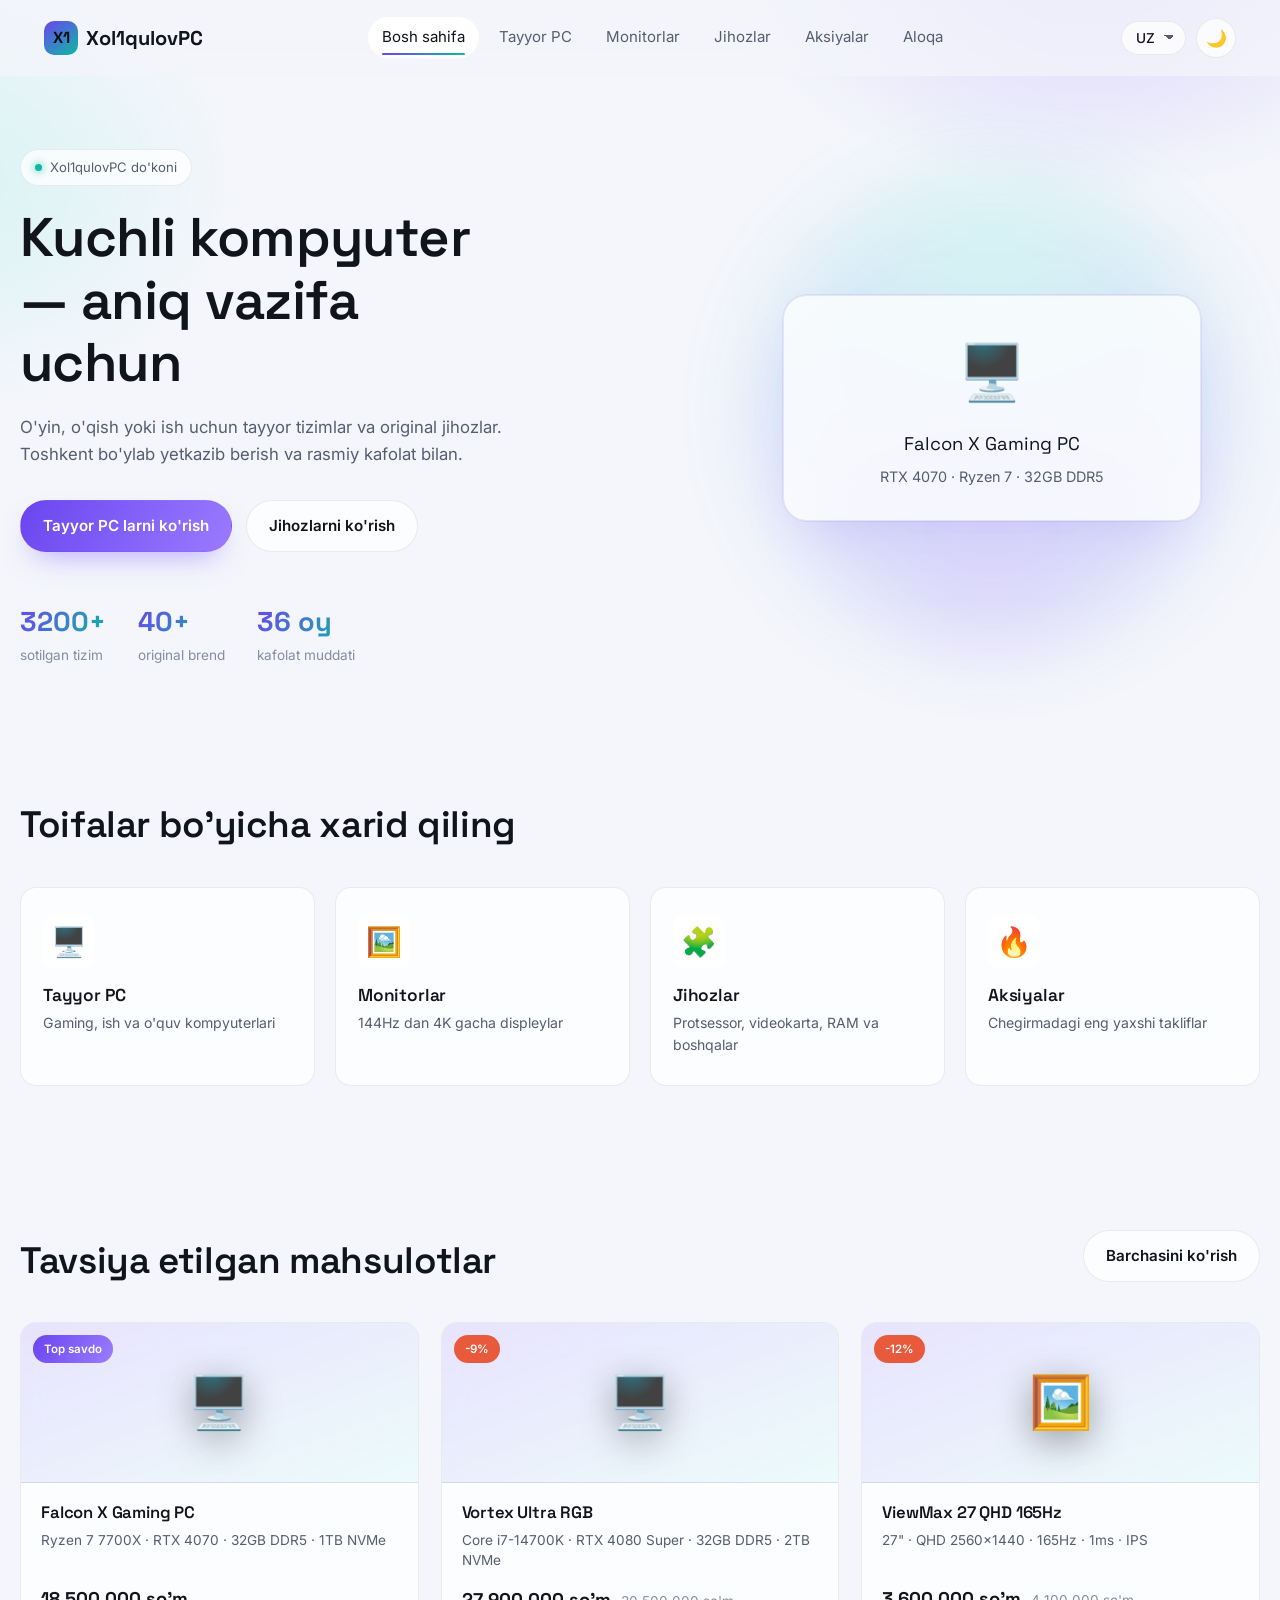
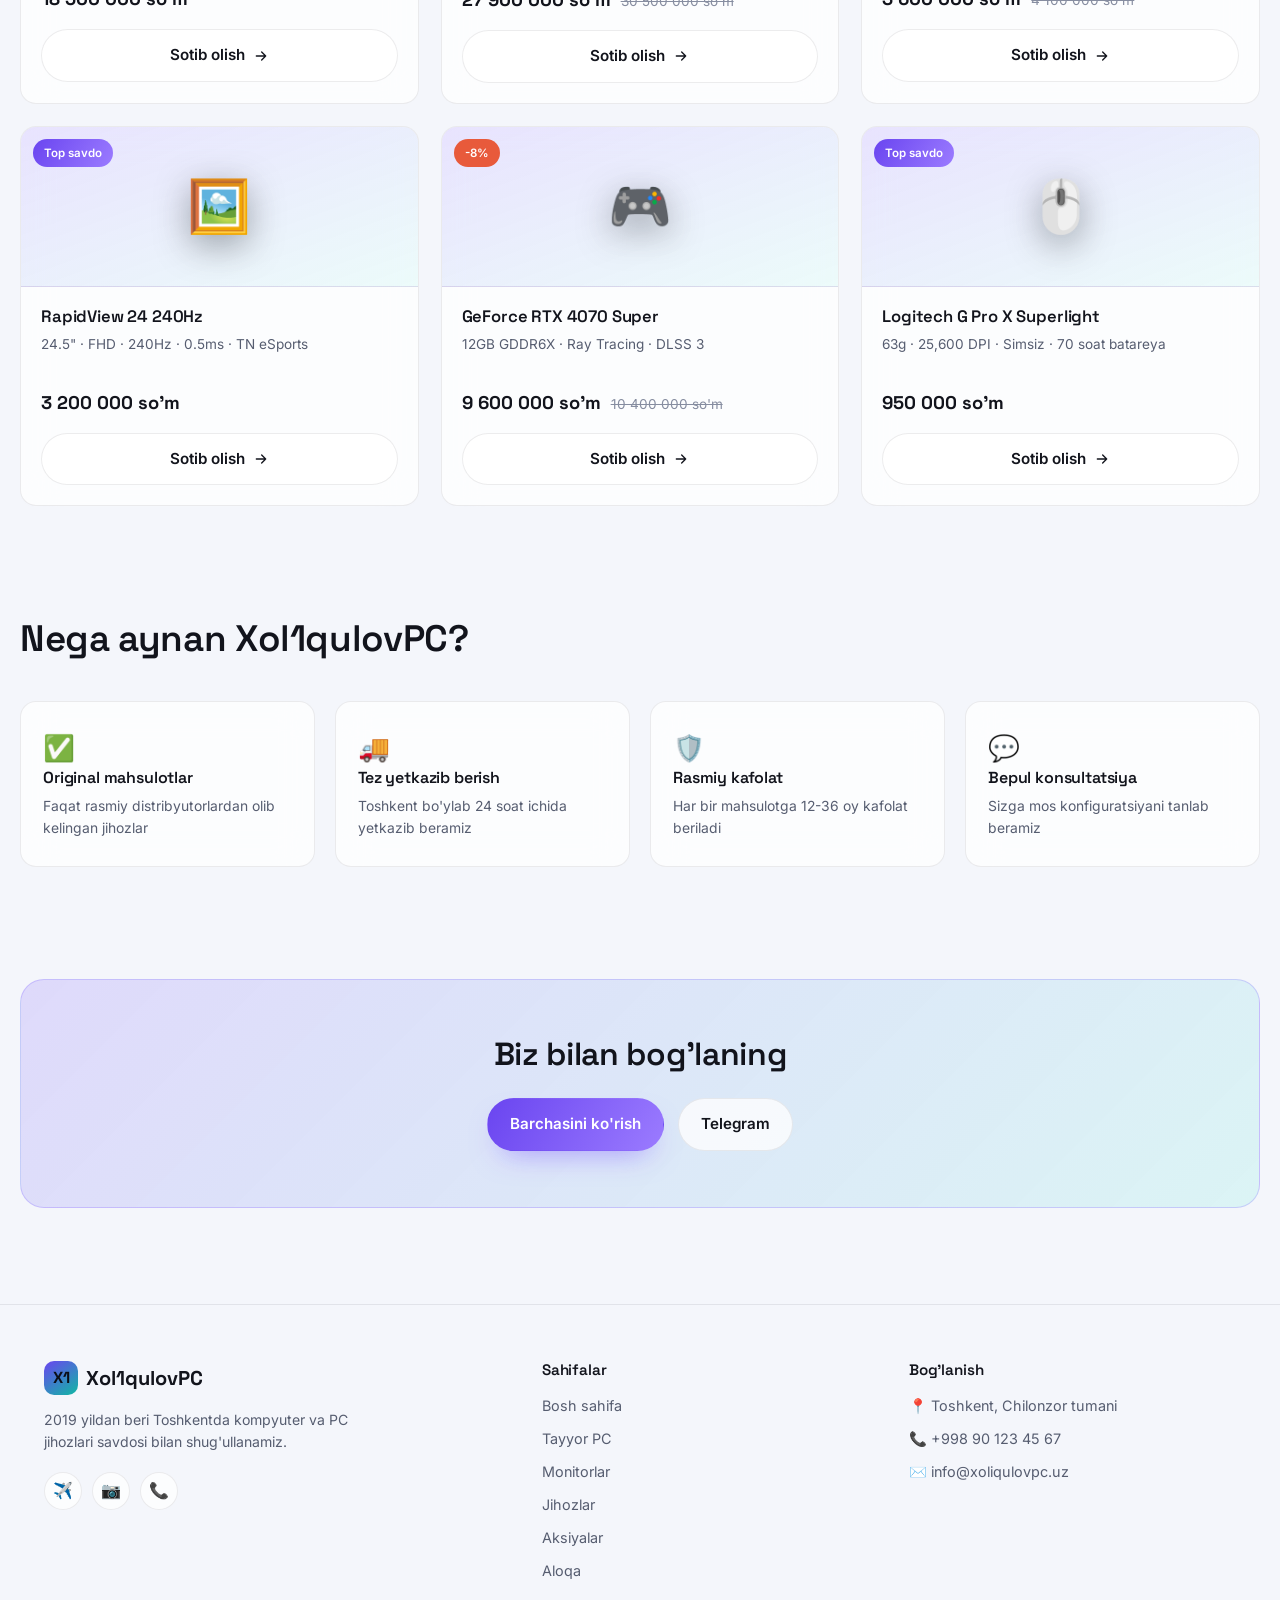
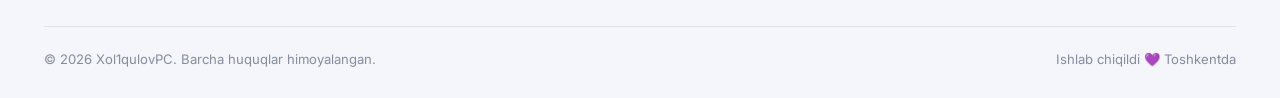
<file: index.html>
<!DOCTYPE html>
<html lang="uz">
<head>
  <meta charset="UTF-8" />
  <meta name="viewport" content="width=device-width, initial-scale=1.0" />
  <title>Xol1qulovPC — Kompyuter va PC jihozlari do'koni</title>
  <meta name="description" content="Xol1qulovPC — tayyor gaming/ofis kompyuterlari, monitorlar va original PC jihozlari. Toshkent bo'ylab yetkazib berish va rasmiy kafolat." />
  <link rel="stylesheet" href="css/style.css" />
</head>
<body>

  <!-- ============ HEADER ============ -->
  <header class="site-header">
    <div class="site-header__inner">
      <a href="index.html" class="logo">
        <span class="logo__mark">X1</span>
        Xol1qulovPC
      </a>

      <nav class="main-nav">
        <a href="index.html" data-nav-link data-i18n="nav.home">Bosh sahifa</a>
        <a href="pcs.html" data-nav-link data-i18n="nav.pcs">Tayyor PC</a>
        <a href="monitors.html" data-nav-link data-i18n="nav.monitors">Monitorlar</a>
        <a href="parts.html" data-nav-link data-i18n="nav.parts">Jihozlar</a>
        <a href="deals.html" data-nav-link data-i18n="nav.deals">Aksiyalar</a>
        <a href="contact.html" data-nav-link data-i18n="nav.contact">Aloqa</a>
      </nav>

      <div class="header__actions">
        <select class="lang-select" aria-label="Tilni tanlash">
          <option value="uz">UZ</option>
          <option value="en">EN</option>
          <option value="ru">RU</option>
        </select>
        <button class="theme-toggle" aria-label="Mavzuni almashtirish">🌙</button>
        <button class="hamburger" aria-label="Menyuni ochish">
          <span></span><span></span><span></span>
        </button>
      </div>
    </div>
  </header>

  <!-- ============ MOBIL SIDEBAR ============ -->
  <div class="sidebar-overlay"></div>
  <aside class="sidebar">
    <div class="sidebar__top">
      <span class="logo"><span class="logo__mark">X1</span>Xol1qulovPC</span>
      <button class="sidebar__close" aria-label="Menyuni yopish">✕</button>
    </div>
    <nav class="sidebar__nav">
      <a href="index.html" data-nav-link data-i18n="nav.home">Bosh sahifa</a>
      <a href="pcs.html" data-nav-link data-i18n="nav.pcs">Tayyor PC</a>
      <a href="monitors.html" data-nav-link data-i18n="nav.monitors">Monitorlar</a>
      <a href="parts.html" data-nav-link data-i18n="nav.parts">Jihozlar</a>
      <a href="deals.html" data-nav-link data-i18n="nav.deals">Aksiyalar</a>
      <a href="contact.html" data-nav-link data-i18n="nav.contact">Aloqa</a>
    </nav>
    <div class="sidebar__divider"></div>
    <div class="sidebar__foot">
      <select class="lang-select" aria-label="Tilni tanlash">
        <option value="uz">UZ</option>
        <option value="en">EN</option>
        <option value="ru">RU</option>
      </select>
      <button class="theme-toggle" aria-label="Mavzuni almashtirish">🌙</button>
    </div>
  </aside>

  <main>
    <!-- ============ HERO ============ -->
    <section class="container hero">
      <div>
        <span class="hero__eyebrow" data-i18n="hero.eyebrow">Xol1qulovPC do'koni</span>
        <h1 class="hero__title" data-i18n="hero.title">Kuchli kompyuter — aniq vazifa uchun</h1>
        <p class="hero__subtitle" data-i18n="hero.subtitle">
          O'yin, o'qish yoki ish uchun tayyor tizimlar va original jihozlar. Toshkent bo'ylab yetkazib berish va rasmiy kafolat bilan.
        </p>
        <div class="hero__actions">
          <a href="pcs.html" class="btn btn--primary" data-i18n="hero.cta.primary">Tayyor PC larni ko'rish</a>
          <a href="parts.html" class="btn btn--secondary" data-i18n="hero.cta.secondary">Jihozlarni ko'rish</a>
        </div>
        <div class="hero__stats">
          <div>
            <div class="hero__stat-value">3200+</div>
            <div class="hero__stat-label" data-i18n="hero.stat1.label">sotilgan tizim</div>
          </div>
          <div>
            <div class="hero__stat-value">40+</div>
            <div class="hero__stat-label" data-i18n="hero.stat2.label">original brend</div>
          </div>
          <div>
            <div class="hero__stat-value">36 oy</div>
            <div class="hero__stat-label" data-i18n="hero.stat3.label">kafolat muddati</div>
          </div>
        </div>
      </div>

      <div class="hero__visual">
        <div class="hero__orb"></div>
        <div class="hero__card glass">
          <span class="hero__card-icon">🖥️</span>
          <div class="hero__card-title">Falcon X Gaming PC</div>
          <div class="hero__card-specs">RTX 4070 · Ryzen 7 · 32GB DDR5</div>
        </div>
      </div>
    </section>

    <!-- ============ TOIFALAR ============ -->
    <section class="container section">
      <div class="section__head">
        <div>
          <h2 class="section__title" data-i18n="section.categories">Toifalar bo'yicha xarid qiling</h2>
        </div>
      </div>
      <div class="category-grid">
        <a href="pcs.html" class="category-card glass">
          <span class="category-card__icon">🖥️</span>
          <h3 class="category-card__title" data-i18n="cat.pcs.title">Tayyor PC</h3>
          <p class="category-card__desc" data-i18n="cat.pcs.desc">Gaming, ish va o'quv kompyuterlari</p>
        </a>
        <a href="monitors.html" class="category-card glass">
          <span class="category-card__icon">🖼️</span>
          <h3 class="category-card__title" data-i18n="cat.monitors.title">Monitorlar</h3>
          <p class="category-card__desc" data-i18n="cat.monitors.desc">144Hz dan 4K gacha displeylar</p>
        </a>
        <a href="parts.html" class="category-card glass">
          <span class="category-card__icon">🧩</span>
          <h3 class="category-card__title" data-i18n="cat.parts.title">Jihozlar</h3>
          <p class="category-card__desc" data-i18n="cat.parts.desc">Protsessor, videokarta, RAM va boshqalar</p>
        </a>
        <a href="deals.html" class="category-card glass">
          <span class="category-card__icon">🔥</span>
          <h3 class="category-card__title" data-i18n="cat.deals.title">Aksiyalar</h3>
          <p class="category-card__desc" data-i18n="cat.deals.desc">Chegirmadagi eng yaxshi takliflar</p>
        </a>
      </div>
    </section>

    <!-- ============ TAVSIYA ETILGAN MAHSULOTLAR ============ -->
    <section class="container section section--tight">
      <div class="section__head">
        <div>
          <h2 class="section__title" data-i18n="section.featured">Tavsiya etilgan mahsulotlar</h2>
        </div>
        <a href="pcs.html" class="btn btn--secondary" data-i18n="btn.viewAll">Barchasini ko'rish</a>
      </div>
      <div class="product-grid" id="featured-products">

        
      </div>
    </section>

    <!-- ============ NEGA BIZ ============ -->
    <section class="container section section--tight">
      <div class="section__head">
        <h2 class="section__title" data-i18n="section.why">Nega aynan Xol1qulovPC?</h2>
      </div>
      <div class="why-grid">
        <div class="why-card glass">
          <span class="why-card__icon">✅</span>
          <h3 class="why-card__title" data-i18n="why.1.title">Original mahsulotlar</h3>
          <p class="why-card__desc" data-i18n="why.1.desc">Faqat rasmiy distribyutorlardan olib kelingan jihozlar</p>
        </div>
        <div class="why-card glass">
          <span class="why-card__icon">🚚</span>
          <h3 class="why-card__title" data-i18n="why.2.title">Tez yetkazib berish</h3>
          <p class="why-card__desc" data-i18n="why.2.desc">Toshkent bo'ylab 24 soat ichida yetkazib beramiz</p>
        </div>
        <div class="why-card glass">
          <span class="why-card__icon">🛡️</span>
          <h3 class="why-card__title" data-i18n="why.3.title">Rasmiy kafolat</h3>
          <p class="why-card__desc" data-i18n="why.3.desc">Har bir mahsulotga 12-36 oy kafolat beriladi</p>
        </div>
        <div class="why-card glass">
          <span class="why-card__icon">💬</span>
          <h3 class="why-card__title" data-i18n="why.4.title">Bepul konsultatsiya</h3>
          <p class="why-card__desc" data-i18n="why.4.desc">Sizga mos konfiguratsiyani tanlab beramiz</p>
        </div>
      </div>
    </section>

    <!-- ============ CTA ============ -->
    <section class="container section--tight">
      <div class="cta-band">
        <h2 class="cta-band__title" data-i18n="page.contact.title">Biz bilan bog'laning</h2>
        <div class="cta-band__actions">
          <a href="contact.html" class="btn btn--primary" data-i18n="btn.viewAll">Barchasini ko'rish</a>
          <a href="https://t.me/xoliqulov_pc" target="_blank" rel="noopener" class="btn btn--secondary">Telegram</a>
        </div>
      </div>
    </section>
  </main>

  <!-- ============ FOOTER ============ -->
  <footer class="site-footer">
    <div class="container">
      <div class="footer-grid">
        <div class="footer-col">
          <div class="logo" style="margin-bottom:14px;"><span class="logo__mark">X1</span>Xol1qulovPC</div>
          <p class="footer-col__desc" data-i18n="footer.about.desc">2019 yildan beri Toshkentda kompyuter va PC jihozlari savdosi bilan shug'ullanamiz.</p>
          <div class="footer-social">
            <a href="https://t.me/xol1qulovu" target="_blank" rel="noopener" aria-label="Telegram">✈️</a>
            <a href="https://instagram.com" target="_blank" rel="noopener" aria-label="Instagram">📷</a>
            <a href="tel:+998901234567" aria-label="Telefon">📞</a>
          </div>
        </div>
        <div class="footer-col">
          <h4 class="footer-col__title" data-i18n="footer.links.title">Sahifalar</h4>
          <div class="footer-links">
            <a href="index.html" data-i18n="nav.home">Bosh sahifa</a>
            <a href="pcs.html" data-i18n="nav.pcs">Tayyor PC</a>
            <a href="monitors.html" data-i18n="nav.monitors">Monitorlar</a>
            <a href="parts.html" data-i18n="nav.parts">Jihozlar</a>
            <a href="deals.html" data-i18n="nav.deals">Aksiyalar</a>
            <a href="contact.html" data-i18n="nav.contact">Aloqa</a>
          </div>
        </div>
        <div class="footer-col">
          <h4 class="footer-col__title" data-i18n="footer.contact.title">Bog'lanish</h4>
          <div class="footer-contact">
            <span>📍 Toshkent, Chilonzor tumani</span>
            <span>📞 +998 90 123 45 67</span>
            <span>✉️ info@xoliqulovpc.uz</span>
          </div>
        </div>
      </div>
      <div class="footer-bottom">
        <span>© 2026 Xol1qulovPC. <span data-i18n="footer.rights">Barcha huquqlar himoyalangan.</span></span>
        <span>Ishlab chiqildi 💜 Toshkentda</span>
      </div>
    </div>
  </footer>

  <script src="js/products.js"></script>
  <script src="js/main.js"></script>
  <script>
    document.addEventListener("DOMContentLoaded", () => {
      renderFeaturedProducts("featured-products");
    });
  </script>
</body>
</html>
</file>
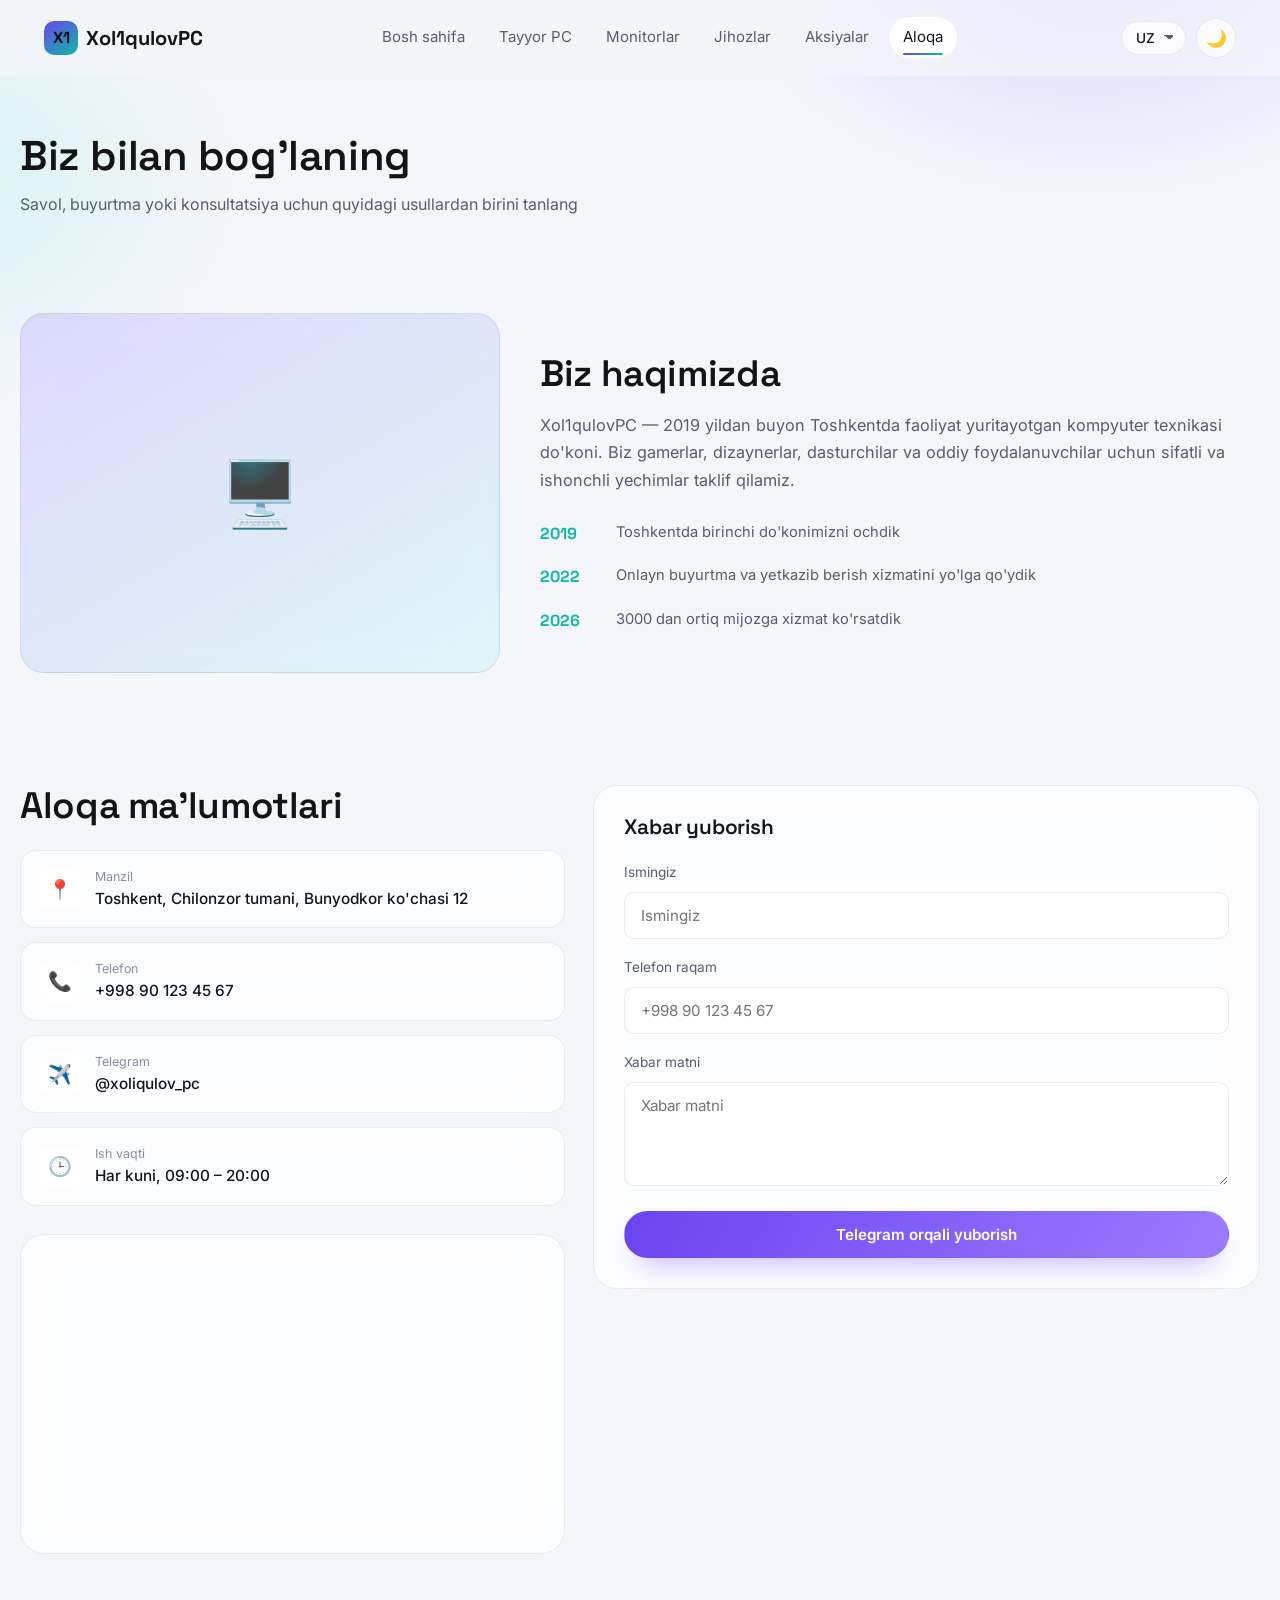
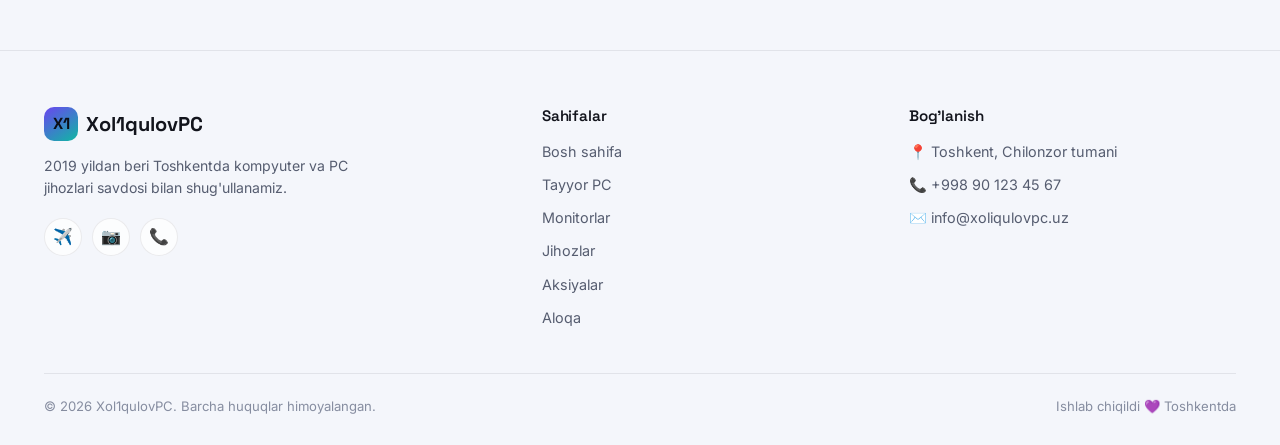
<file: contact.html>
<!DOCTYPE html>
<html lang="uz">
<head>
  <meta charset="UTF-8" />
  <meta name="viewport" content="width=device-width, initial-scale=1.0" />
  <title>Biz haqimizda va Aloqa — Xol1qulovPC</title>
  <meta name="description" content="Xol1qulovPC do'koni haqida va biz bilan bog'lanish usullari: Telegram, telefon, manzil." />
  <link rel="stylesheet" href="css/style.css" />
</head>
<body>

  <!-- ============ HEADER ============ -->
  <header class="site-header">
    <div class="site-header__inner">
      <a href="index.html" class="logo">
        <span class="logo__mark">X1</span>
        Xol1qulovPC
      </a>
      <nav class="main-nav">
        <a href="index.html" data-nav-link data-i18n="nav.home">Bosh sahifa</a>
        <a href="pcs.html" data-nav-link data-i18n="nav.pcs">Tayyor PC</a>
        <a href="monitors.html" data-nav-link data-i18n="nav.monitors">Monitorlar</a>
        <a href="parts.html" data-nav-link data-i18n="nav.parts">Jihozlar</a>
        <a href="deals.html" data-nav-link data-i18n="nav.deals">Aksiyalar</a>
        <a href="contact.html" data-nav-link data-i18n="nav.contact">Aloqa</a>
      </nav>
      <div class="header__actions">
        <select class="lang-select" aria-label="Tilni tanlash">
          <option value="uz">UZ</option>
          <option value="en">EN</option>
          <option value="ru">RU</option>
        </select>
        <button class="theme-toggle" aria-label="Mavzuni almashtirish">🌙</button>
        <button class="hamburger" aria-label="Menyuni ochish">
          <span></span><span></span><span></span>
        </button>
      </div>
    </div>
  </header>

  <!-- ============ MOBIL SIDEBAR ============ -->
  <div class="sidebar-overlay"></div>
  <aside class="sidebar">
    <div class="sidebar__top">
      <span class="logo"><span class="logo__mark">X1</span>Xol1qulovPC</span>
      <button class="sidebar__close" aria-label="Menyuni yopish">✕</button>
    </div>
    <nav class="sidebar__nav">
      <a href="index.html" data-nav-link data-i18n="nav.home">Bosh sahifa</a>
      <a href="pcs.html" data-nav-link data-i18n="nav.pcs">Tayyor PC</a>
      <a href="monitors.html" data-nav-link data-i18n="nav.monitors">Monitorlar</a>
      <a href="parts.html" data-nav-link data-i18n="nav.parts">Jihozlar</a>
      <a href="deals.html" data-nav-link data-i18n="nav.deals">Aksiyalar</a>
      <a href="contact.html" data-nav-link data-i18n="nav.contact">Aloqa</a>
    </nav>
    <div class="sidebar__divider"></div>
    <div class="sidebar__foot">
      <select class="lang-select" aria-label="Tilni tanlash">
        <option value="uz">UZ</option>
        <option value="en">EN</option>
        <option value="ru">RU</option>
      </select>
      <button class="theme-toggle" aria-label="Mavzuni almashtirish">🌙</button>
    </div>
  </aside>

  <main>
    <div class="container page-header">
      <h1 class="page-header__title" data-i18n="page.contact.title">Biz bilan bog'laning</h1>
      <p class="page-header__subtitle" data-i18n="page.contact.subtitle">Savol, buyurtma yoki konsultatsiya uchun quyidagi usullardan birini tanlang</p>
    </div>

    <!-- ============ BIZ HAQIMIZDA ============ -->
    <section class="container section section--tight">
      <div class="about-block">
        <div class="about-block__visual glass">🖥️</div>
        <div>
          <h2 class="section__title" data-i18n="about.title">Biz haqimizda</h2>
          <p class="about-block__text" data-i18n="about.text">
            Xol1qulovPC — 2019 yildan buyon Toshkentda faoliyat yuritayotgan kompyuter texnikasi do'koni. Biz gamerlar, dizaynerlar, dasturchilar va oddiy foydalanuvchilar uchun sifatli va ishonchli yechimlar taklif qilamiz.
          </p>
          <div class="timeline">
            <div class="timeline-item">
              <div class="timeline-item__year">2019</div>
              <div class="timeline-item__text">Toshkentda birinchi do'konimizni ochdik</div>
            </div>
            <div class="timeline-item">
              <div class="timeline-item__year">2022</div>
              <div class="timeline-item__text">Onlayn buyurtma va yetkazib berish xizmatini yo'lga qo'ydik</div>
            </div>
            <div class="timeline-item">
              <div class="timeline-item__year">2026</div>
              <div class="timeline-item__text">3000 dan ortiq mijozga xizmat ko'rsatdik</div>
            </div>
          </div>
        </div>
      </div>
    </section>

    <!-- ============ ALOQA ============ -->
    <section class="container section section--tight">
      <div class="contact-grid">
        <div>
          <h2 class="section__title" data-i18n="contact.info.title">Aloqa ma'lumotlari</h2>
          <div class="contact-info-list">
            <div class="contact-info-item glass">
              <span class="contact-info-item__icon">📍</span>
              <div>
                <div class="contact-info-item__label">Manzil</div>
                <div class="contact-info-item__value">Toshkent, Chilonzor tumani, Bunyodkor ko'chasi 12</div>
              </div>
            </div>
            <div class="contact-info-item glass">
              <span class="contact-info-item__icon">📞</span>
              <div>
                <div class="contact-info-item__label">Telefon</div>
                <div class="contact-info-item__value">+998 90 123 45 67</div>
              </div>
            </div>
            <div class="contact-info-item glass">
              <span class="contact-info-item__icon">✈️</span>
              <div>
                <div class="contact-info-item__label">Telegram</div>
                <div class="contact-info-item__value">@xoliqulov_pc</div>
              </div>
            </div>
            <div class="contact-info-item glass">
              <span class="contact-info-item__icon">🕒</span>
              <div>
                <div class="contact-info-item__label">Ish vaqti</div>
                <div class="contact-info-item__value">Har kuni, 09:00 – 20:00</div>
              </div>
            </div>
          </div>

          <div class="map-embed glass">
            <iframe
              src="https://www.openstreetmap.org/export/embed.html?bbox=69.20%2C41.28%2C69.25%2C41.32&layer=mapnik"
              loading="lazy"
              title="Xol1qulovPC manzili xaritada"
              referrerpolicy="no-referrer-when-downgrade">
            </iframe>
          </div>
        </div>

        <form class="contact-form glass" id="contact-form">
          <h2 class="section__title" style="font-size:1.3rem; margin-bottom:22px;" data-i18n="contact.form.title">Xabar yuborish</h2>

          <div class="form-group">
            <label for="cf-name" data-i18n="contact.form.name">Ismingiz</label>
            <input type="text" id="cf-name" name="name" required data-i18n-placeholder="contact.form.name" placeholder="Ismingiz" />
          </div>

          <div class="form-group">
            <label for="cf-phone" data-i18n="contact.form.phone">Telefon raqam</label>
            <input type="tel" id="cf-phone" name="phone" required placeholder="+998 90 123 45 67" />
          </div>

          <div class="form-group">
            <label for="cf-message" data-i18n="contact.form.message">Xabar matni</label>
            <textarea id="cf-message" name="message" rows="4" data-i18n-placeholder="contact.form.message" placeholder="Xabar matni"></textarea>
          </div>

          <button type="submit" class="btn btn--primary btn--block" data-i18n="contact.form.submit">Telegram orqali yuborish</button>
        </form>
      </div>
    </section>
  </main>

  <!-- ============ FOOTER ============ -->
  <footer class="site-footer">
    <div class="container">
      <div class="footer-grid">
        <div class="footer-col">
          <div class="logo" style="margin-bottom:14px;"><span class="logo__mark">X1</span>Xol1qulovPC</div>
          <p class="footer-col__desc" data-i18n="footer.about.desc">2019 yildan beri Toshkentda kompyuter va PC jihozlari savdosi bilan shug'ullanamiz.</p>
          <div class="footer-social">
            <a href="https://t.me/xoliqulov_pc" target="_blank" rel="noopener" aria-label="Telegram">✈️</a>
            <a href="https://instagram.com" target="_blank" rel="noopener" aria-label="Instagram">📷</a>
            <a href="tel:+998901234567" aria-label="Telefon">📞</a>
          </div>
        </div>
        <div class="footer-col">
          <h4 class="footer-col__title" data-i18n="footer.links.title">Sahifalar</h4>
          <div class="footer-links">
            <a href="index.html" data-i18n="nav.home">Bosh sahifa</a>
            <a href="pcs.html" data-i18n="nav.pcs">Tayyor PC</a>
            <a href="monitors.html" data-i18n="nav.monitors">Monitorlar</a>
            <a href="parts.html" data-i18n="nav.parts">Jihozlar</a>
            <a href="deals.html" data-i18n="nav.deals">Aksiyalar</a>
            <a href="contact.html" data-i18n="nav.contact">Aloqa</a>
          </div>
        </div>
        <div class="footer-col">
          <h4 class="footer-col__title" data-i18n="footer.contact.title">Bog'lanish</h4>
          <div class="footer-contact">
            <span>📍 Toshkent, Chilonzor tumani</span>
            <span>📞 +998 90 123 45 67</span>
            <span>✉️ info@xoliqulovpc.uz</span>
          </div>
        </div>
      </div>
      <div class="footer-bottom">
        <span>© 2026 Xol1qulovPC. <span data-i18n="footer.rights">Barcha huquqlar himoyalangan.</span></span>
        <span>Ishlab chiqildi 💜 Toshkentda</span>
      </div>
    </div>
  </footer>

  <script src="js/products.js"></script>
  <script src="js/main.js"></script>
  <script>
    /* Kontakt formasi — backend yo'qligi sababli, ma'lumotlar
       Telegram xabari sifatida yuboriladi (yangi oynada ochiladi) */
    document.getElementById("contact-form").addEventListener("submit", function (e) {
      e.preventDefault();
      const name = document.getElementById("cf-name").value.trim();
      const phone = document.getElementById("cf-phone").value.trim();
      const message = document.getElementById("cf-message").value.trim();

      const text = `Yangi murojaat!\nIsm: ${name}\nTelefon: ${phone}\nXabar: ${message || "-"}`;
      const url = `https://t.me/${TELEGRAM_USERNAME}?text=${encodeURIComponent(text)}`;
      window.open(url, "_blank");
      this.reset();
    });
  </script>
</body>
</html>
</file>
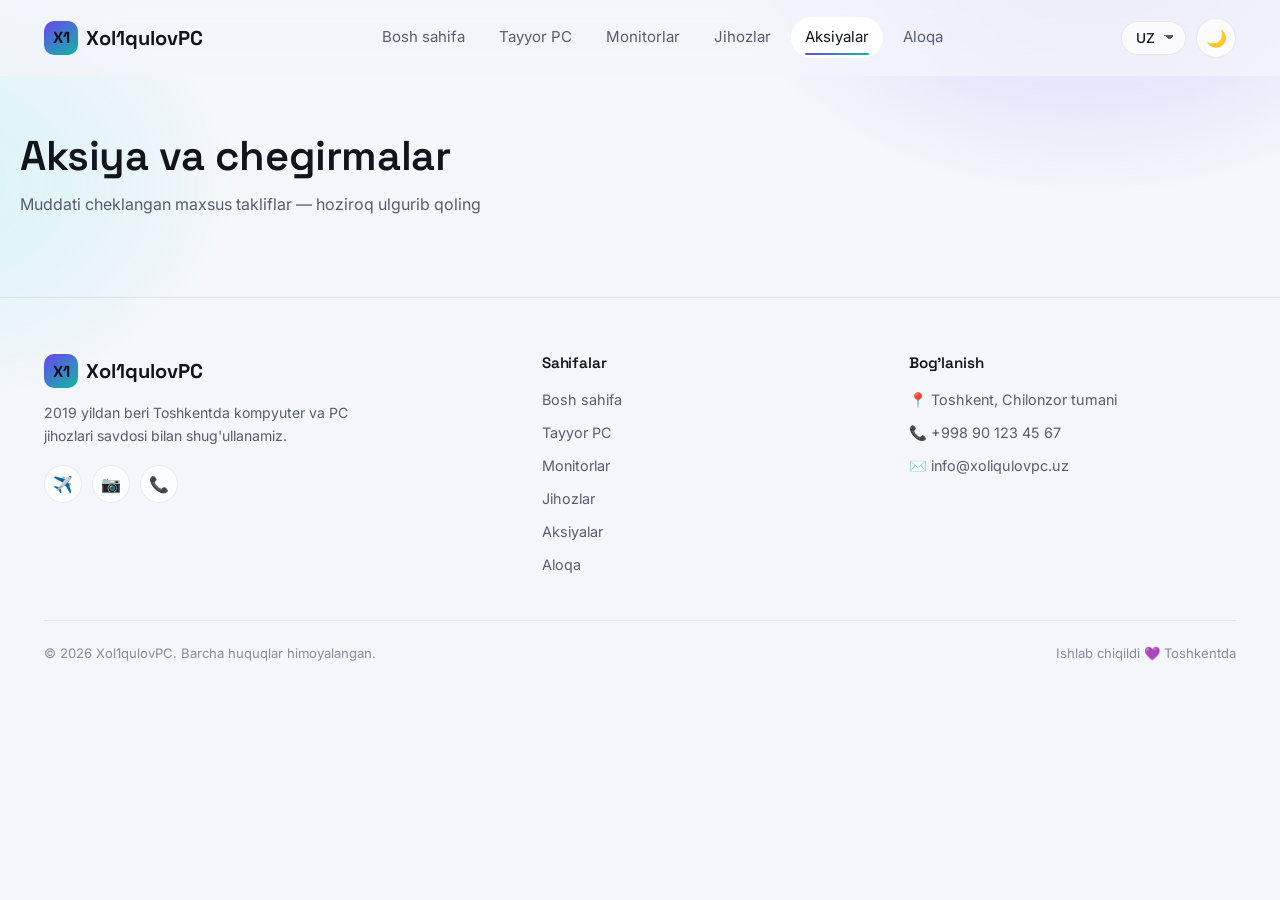
<file: deals.html>
<!DOCTYPE html>
<html lang="uz">
<head>
  <meta charset="UTF-8" />
  <meta name="viewport" content="width=device-width, initial-scale=1.0" />
  <title>Aksiya va chegirmalar — Xol1qulovPC</title>
  <meta name="description" content="Chegirmadagi kompyuterlar, monitorlar va jihozlar. Muddati cheklangan maxsus takliflar." />
  <link rel="stylesheet" href="css/style.css" />
</head>
<body>

  <!-- ============ HEADER ============ -->
  <header class="site-header">
    <div class="site-header__inner">
      <a href="index.html" class="logo">
        <span class="logo__mark">X1</span>
        Xol1qulovPC
      </a>
      <nav class="main-nav">
        <a href="index.html" data-nav-link data-i18n="nav.home">Bosh sahifa</a>
        <a href="pcs.html" data-nav-link data-i18n="nav.pcs">Tayyor PC</a>
        <a href="monitors.html" data-nav-link data-i18n="nav.monitors">Monitorlar</a>
        <a href="parts.html" data-nav-link data-i18n="nav.parts">Jihozlar</a>
        <a href="deals.html" data-nav-link data-i18n="nav.deals">Aksiyalar</a>
        <a href="contact.html" data-nav-link data-i18n="nav.contact">Aloqa</a>
      </nav>
      <div class="header__actions">
        <select class="lang-select" aria-label="Tilni tanlash">
          <option value="uz">UZ</option>
          <option value="en">EN</option>
          <option value="ru">RU</option>
        </select>
        <button class="theme-toggle" aria-label="Mavzuni almashtirish">🌙</button>
        <button class="hamburger" aria-label="Menyuni ochish">
          <span></span><span></span><span></span>
        </button>
      </div>
    </div>
  </header>

  <!-- ============ MOBIL SIDEBAR ============ -->
  <div class="sidebar-overlay"></div>
  <aside class="sidebar">
    <div class="sidebar__top">
      <span class="logo"><span class="logo__mark">X1</span>Xol1qulovPC</span>
      <button class="sidebar__close" aria-label="Menyuni yopish">✕</button>
    </div>
    <nav class="sidebar__nav">
      <a href="index.html" data-nav-link data-i18n="nav.home">Bosh sahifa</a>
      <a href="pcs.html" data-nav-link data-i18n="nav.pcs">Tayyor PC</a>
      <a href="monitors.html" data-nav-link data-i18n="nav.monitors">Monitorlar</a>
      <a href="parts.html" data-nav-link data-i18n="nav.parts">Jihozlar</a>
      <a href="deals.html" data-nav-link data-i18n="nav.deals">Aksiyalar</a>
      <a href="contact.html" data-nav-link data-i18n="nav.contact">Aloqa</a>
    </nav>
    <div class="sidebar__divider"></div>
    <div class="sidebar__foot">
      <select class="lang-select" aria-label="Tilni tanlash">
        <option value="uz">UZ</option>
        <option value="en">EN</option>
        <option value="ru">RU</option>
      </select>
      <button class="theme-toggle" aria-label="Mavzuni almashtirish">🌙</button>
    </div>
  </aside>

  <main>
    <div class="container page-header">
      <h1 class="page-header__title" data-i18n="page.deals.title">Aksiya va chegirmalar</h1>
      <p class="page-header__subtitle" data-i18n="page.deals.subtitle">Muddati cheklangan maxsus takliflar — hoziroq ulgurib qoling</p>
    </div>

   

      <div class="product-grid" id="deals-products"></div>
    </section>
  </main>

  <!-- ============ FOOTER ============ -->
  <footer class="site-footer">
    <div class="container">
      <div class="footer-grid">
        <div class="footer-col">
          <div class="logo" style="margin-bottom:14px;"><span class="logo__mark">X1</span>Xol1qulovPC</div>
          <p class="footer-col__desc" data-i18n="footer.about.desc">2019 yildan beri Toshkentda kompyuter va PC jihozlari savdosi bilan shug'ullanamiz.</p>
          <div class="footer-social">
            <a href="https://t.me/xoliqulov_pc" target="_blank" rel="noopener" aria-label="Telegram">✈️</a>
            <a href="https://instagram.com" target="_blank" rel="noopener" aria-label="Instagram">📷</a>
            <a href="tel:+998901234567" aria-label="Telefon">📞</a>
          </div>
        </div>
        <div class="footer-col">
          <h4 class="footer-col__title" data-i18n="footer.links.title">Sahifalar</h4>
          <div class="footer-links">
            <a href="index.html" data-i18n="nav.home">Bosh sahifa</a>
            <a href="pcs.html" data-i18n="nav.pcs">Tayyor PC</a>
            <a href="monitors.html" data-i18n="nav.monitors">Monitorlar</a>
            <a href="parts.html" data-i18n="nav.parts">Jihozlar</a>
            <a href="deals.html" data-i18n="nav.deals">Aksiyalar</a>
            <a href="contact.html" data-i18n="nav.contact">Aloqa</a>
          </div>
        </div>
        <div class="footer-col">
          <h4 class="footer-col__title" data-i18n="footer.contact.title">Bog'lanish</h4>
          <div class="footer-contact">
            <span>📍 Toshkent, Chilonzor tumani</span>
            <span>📞 +998 90 123 45 67</span>
            <span>✉️ info@xoliqulovpc.uz</span>
          </div>
        </div>
      </div>
      <div class="footer-bottom">
        <span>© 2026 Xol1qulovPC. <span data-i18n="footer.rights">Barcha huquqlar himoyalangan.</span></span>
        <span>Ishlab chiqildi 💜 Toshkentda</span>
      </div>
    </div>
  </footer>

  <script src="js/products.js"></script>
  <script src="js/main.js"></script>

</body>
</html>
</file>
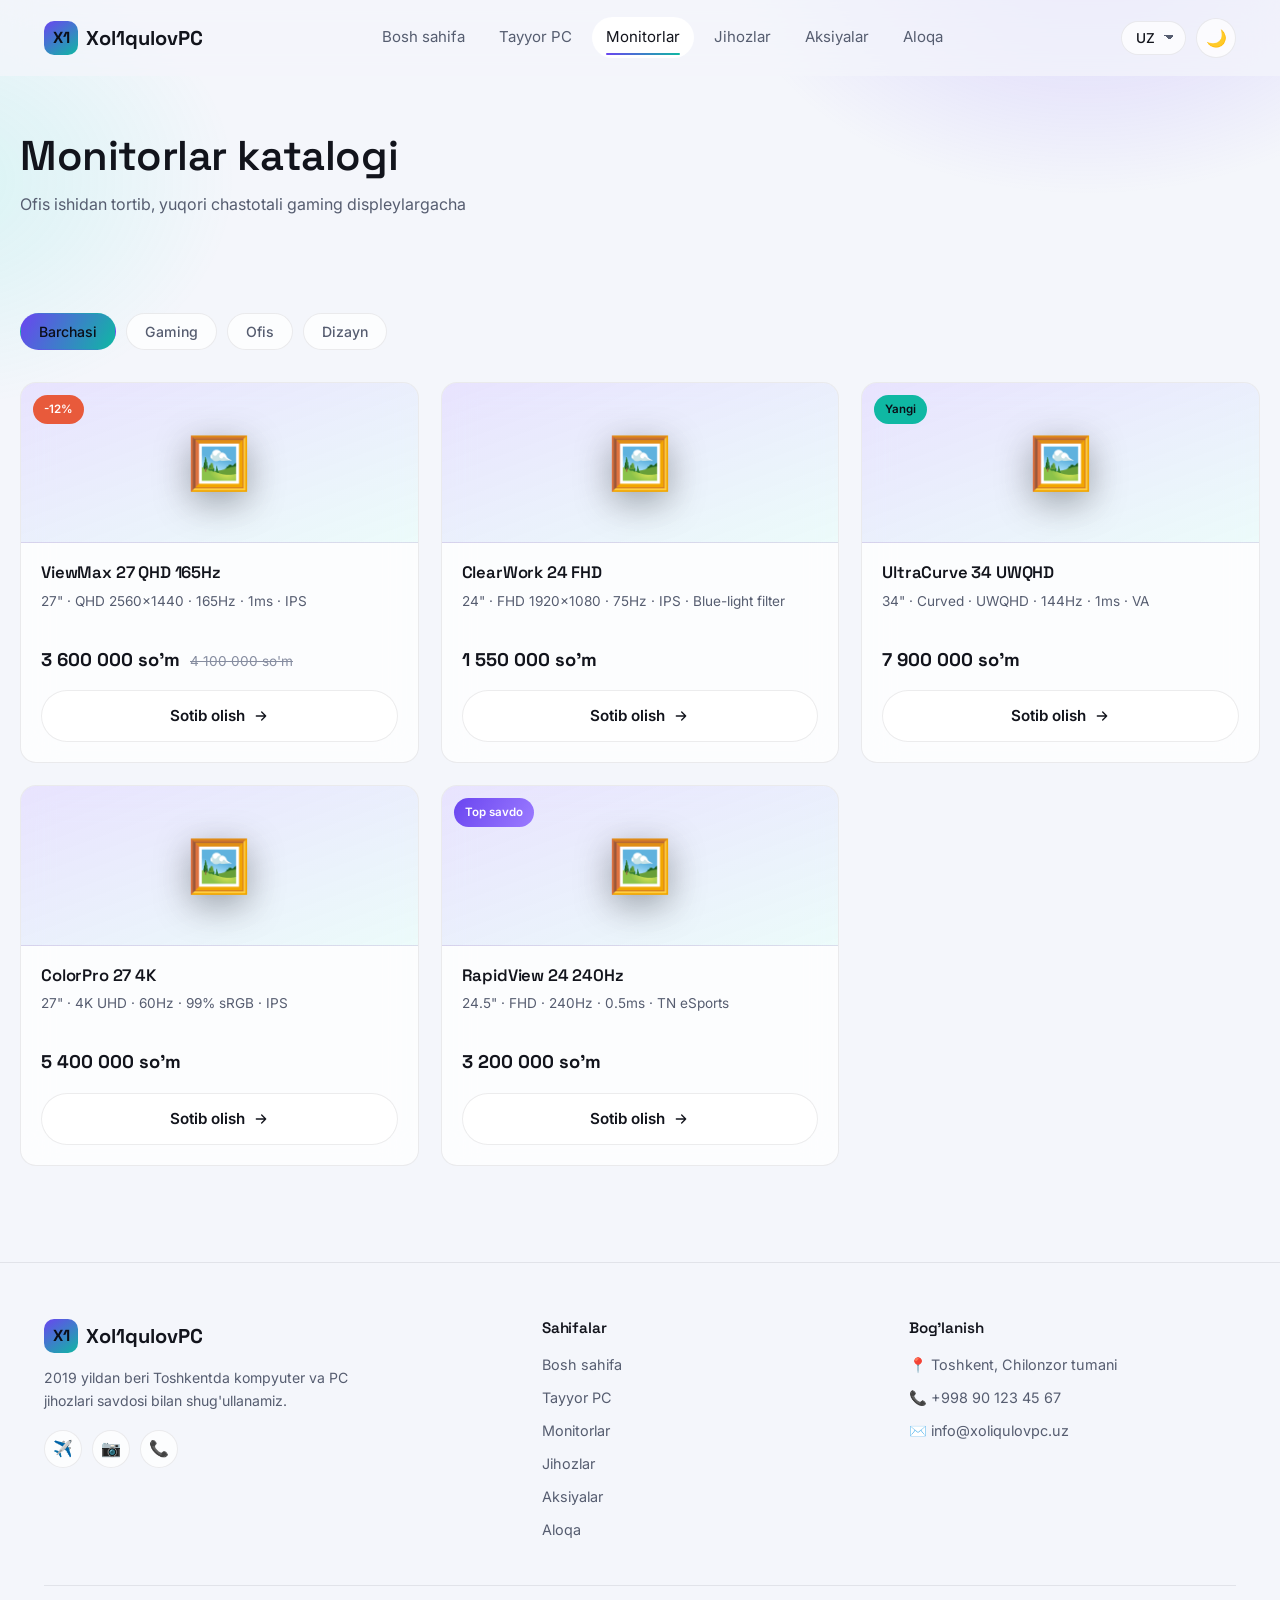
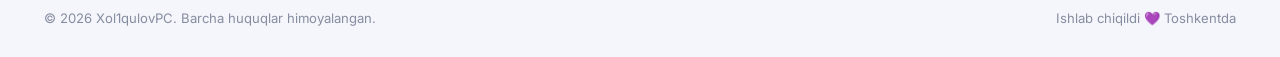
<file: monitors.html>
<!DOCTYPE html>
<html lang="uz">
<head>
  <meta charset="UTF-8" />
  <meta name="viewport" content="width=device-width, initial-scale=1.0" />
  <title>Monitorlar katalogi — Xol1qulovPC</title>
  <meta name="description" content="Ofis, dizayn va gaming monitorlar katalogi. Xol1qulovPC do'konidan xarid qiling." />
  <link rel="stylesheet" href="css/style.css" />
</head>
<body>

  <!-- ============ HEADER ============ -->
  <header class="site-header">
    <div class="site-header__inner">
      <a href="index.html" class="logo">
        <span class="logo__mark">X1</span>
        Xol1qulovPC
      </a>
      <nav class="main-nav">
        <a href="index.html" data-nav-link data-i18n="nav.home">Bosh sahifa</a>
        <a href="pcs.html" data-nav-link data-i18n="nav.pcs">Tayyor PC</a>
        <a href="monitors.html" data-nav-link data-i18n="nav.monitors">Monitorlar</a>
        <a href="parts.html" data-nav-link data-i18n="nav.parts">Jihozlar</a>
        <a href="deals.html" data-nav-link data-i18n="nav.deals">Aksiyalar</a>
        <a href="contact.html" data-nav-link data-i18n="nav.contact">Aloqa</a>
      </nav>
      <div class="header__actions">
        <select class="lang-select" aria-label="Tilni tanlash">
          <option value="uz">UZ</option>
          <option value="en">EN</option>
          <option value="ru">RU</option>
        </select>
        <button class="theme-toggle" aria-label="Mavzuni almashtirish">🌙</button>
        <button class="hamburger" aria-label="Menyuni ochish">
          <span></span><span></span><span></span>
        </button>
      </div>
    </div>
  </header>

  <!-- ============ MOBIL SIDEBAR ============ -->
  <div class="sidebar-overlay"></div>
  <aside class="sidebar">
    <div class="sidebar__top">
      <span class="logo"><span class="logo__mark">X1</span>Xol1qulovPC</span>
      <button class="sidebar__close" aria-label="Menyuni yopish">✕</button>
    </div>
    <nav class="sidebar__nav">
      <a href="index.html" data-nav-link data-i18n="nav.home">Bosh sahifa</a>
      <a href="pcs.html" data-nav-link data-i18n="nav.pcs">Tayyor PC</a>
      <a href="monitors.html" data-nav-link data-i18n="nav.monitors">Monitorlar</a>
      <a href="parts.html" data-nav-link data-i18n="nav.parts">Jihozlar</a>
      <a href="deals.html" data-nav-link data-i18n="nav.deals">Aksiyalar</a>
      <a href="contact.html" data-nav-link data-i18n="nav.contact">Aloqa</a>
    </nav>
    <div class="sidebar__divider"></div>
    <div class="sidebar__foot">
      <select class="lang-select" aria-label="Tilni tanlash">
        <option value="uz">UZ</option>
        <option value="en">EN</option>
        <option value="ru">RU</option>
      </select>
      <button class="theme-toggle" aria-label="Mavzuni almashtirish">🌙</button>
    </div>
  </aside>

  <main>
    <div class="container page-header">
      <h1 class="page-header__title" data-i18n="page.monitors.title">Monitorlar katalogi</h1>
      <p class="page-header__subtitle" data-i18n="page.monitors.subtitle">Ofis ishidan tortib, yuqori chastotali gaming displeylargacha</p>
    </div>

    <section class="container section section--tight">
      <div class="filter-bar" id="monitors-filter">
        <button data-filter="all" class="is-active" data-i18n="btn.filter.all">Barchasi</button>
        <button data-filter="gaming" data-i18n="filter.monitors.gaming">Gaming</button>
        <button data-filter="office" data-i18n="filter.monitors.office">Ofis</button>
        <button data-filter="design" data-i18n="filter.monitors.design">Dizayn</button>
      </div>

      <div class="product-grid" id="monitors-products"></div>
    </section>
  </main>

  <!-- ============ FOOTER ============ -->
  <footer class="site-footer">
    <div class="container">
      <div class="footer-grid">
        <div class="footer-col">
          <div class="logo" style="margin-bottom:14px;"><span class="logo__mark">X1</span>Xol1qulovPC</div>
          <p class="footer-col__desc" data-i18n="footer.about.desc">2019 yildan beri Toshkentda kompyuter va PC jihozlari savdosi bilan shug'ullanamiz.</p>
          <div class="footer-social">
            <a href="https://t.me/xoliqulov_pc" target="_blank" rel="noopener" aria-label="Telegram">✈️</a>
            <a href="https://instagram.com" target="_blank" rel="noopener" aria-label="Instagram">📷</a>
            <a href="tel:+998901234567" aria-label="Telefon">📞</a>
          </div>
        </div>
        <div class="footer-col">
          <h4 class="footer-col__title" data-i18n="footer.links.title">Sahifalar</h4>
          <div class="footer-links">
            <a href="index.html" data-i18n="nav.home">Bosh sahifa</a>
            <a href="pcs.html" data-i18n="nav.pcs">Tayyor PC</a>
            <a href="monitors.html" data-i18n="nav.monitors">Monitorlar</a>
            <a href="parts.html" data-i18n="nav.parts">Jihozlar</a>
            <a href="deals.html" data-i18n="nav.deals">Aksiyalar</a>
            <a href="contact.html" data-i18n="nav.contact">Aloqa</a>
          </div>
        </div>
        <div class="footer-col">
          <h4 class="footer-col__title" data-i18n="footer.contact.title">Bog'lanish</h4>
          <div class="footer-contact">
            <span>📍 Toshkent, Chilonzor tumani</span>
            <span>📞 +998 90 123 45 67</span>
            <span>✉️ info@xoliqulovpc.uz</span>
          </div>
        </div>
      </div>
      <div class="footer-bottom">
        <span>© 2026 Xol1qulovPC. <span data-i18n="footer.rights">Barcha huquqlar himoyalangan.</span></span>
        <span>Ishlab chiqildi 💜 Toshkentda</span>
      </div>
    </div>
  </footer>

  <script src="js/products.js"></script>
  <script src="js/main.js"></script>
  <script>
    document.addEventListener("DOMContentLoaded", () => {
      initProductPage("monitors", "monitors-products", "monitors-filter");
    });
  </script>
</body>
</html>
</file>
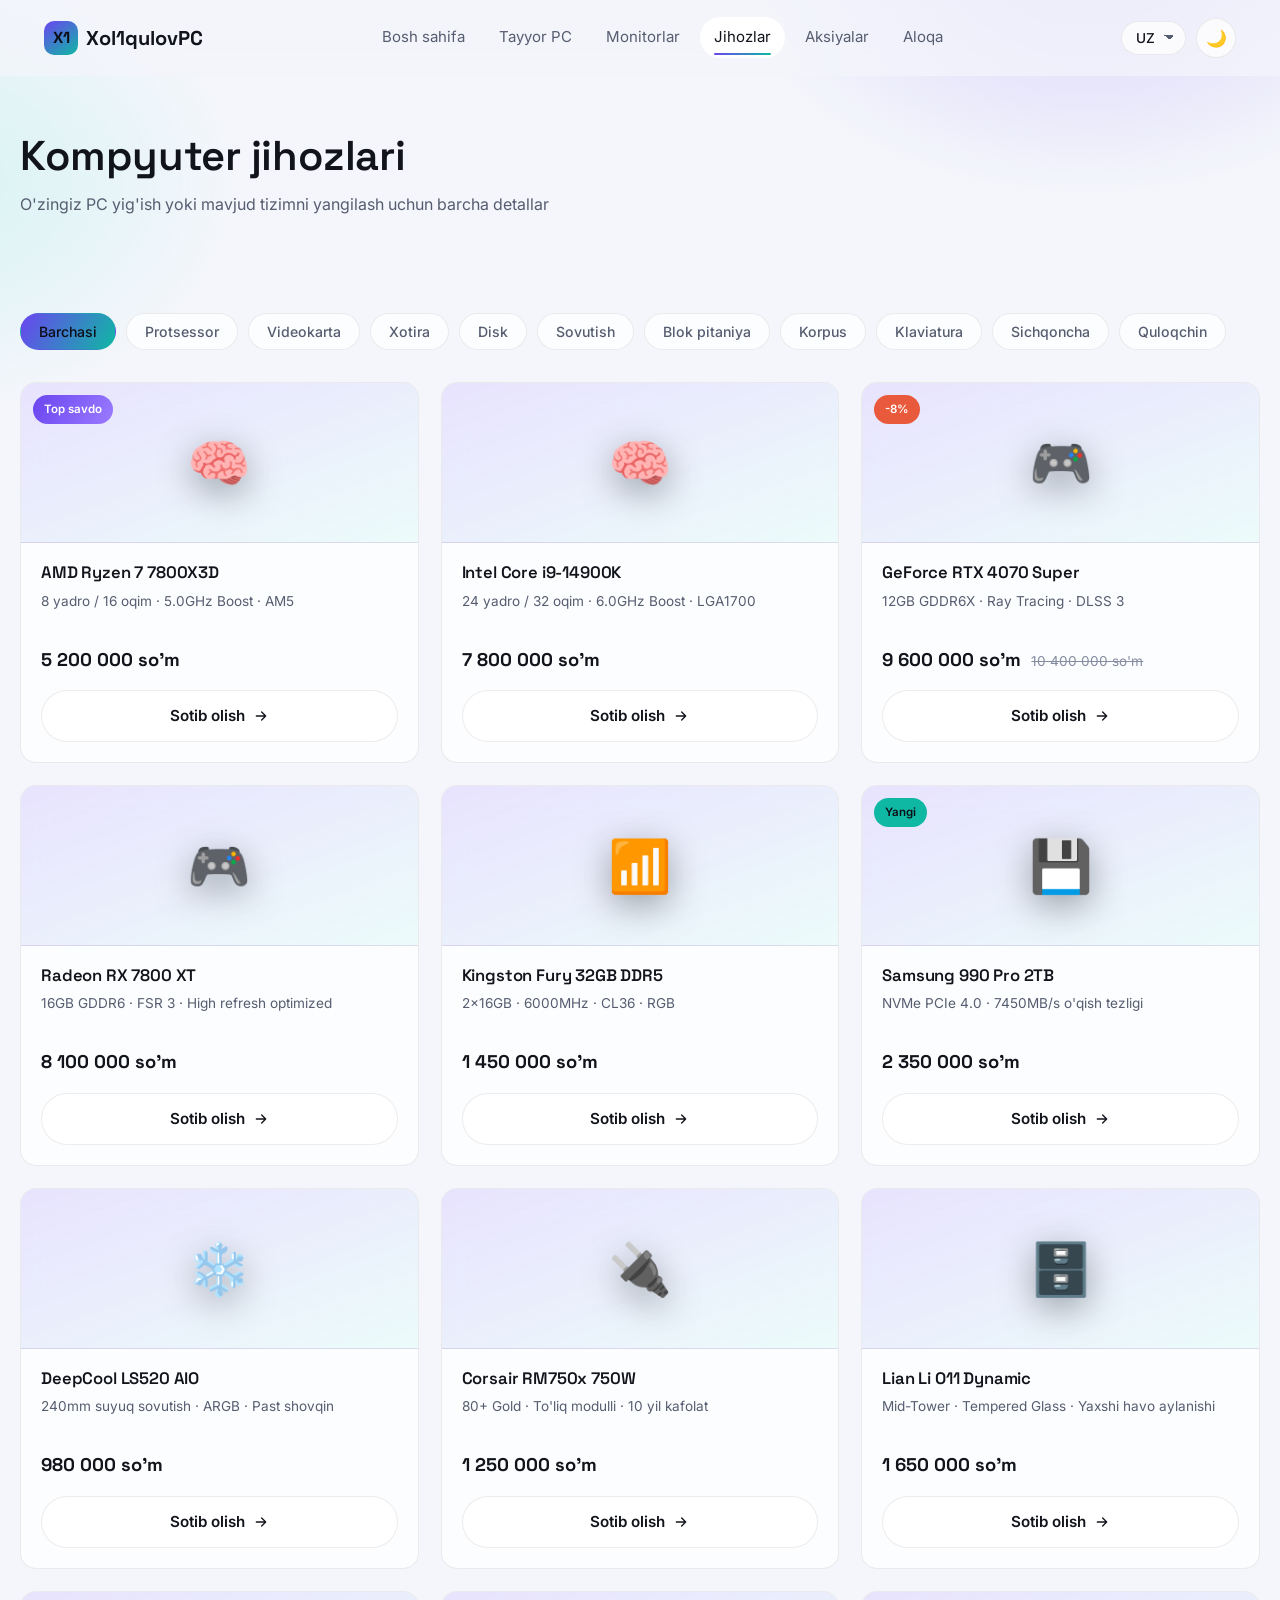
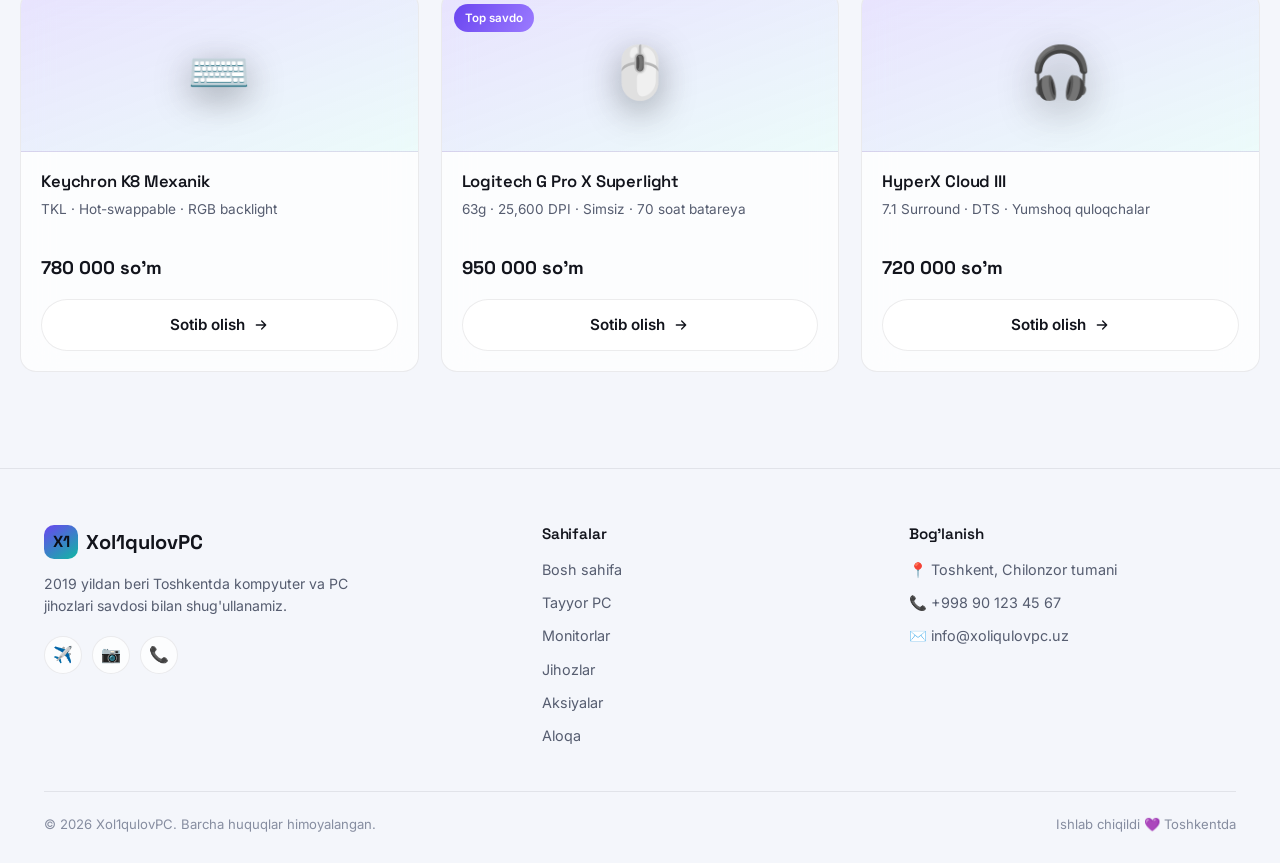
<file: parts.html>
<!DOCTYPE html>
<html lang="uz">
<head>
  <meta charset="UTF-8" />
  <meta name="viewport" content="width=device-width, initial-scale=1.0" />
  <title>Kompyuter jihozlari — Xol1qulovPC</title>
  <meta name="description" content="Protsessor, videokarta, xotira, disk, sovutish va aksessuarlar. Xol1qulovPC do'konidan xarid qiling." />
  <link rel="stylesheet" href="css/style.css" />
</head>
<body>

  <!-- ============ HEADER ============ -->
  <header class="site-header">
    <div class="site-header__inner">
      <a href="index.html" class="logo">
        <span class="logo__mark">X1</span>
        Xol1qulovPC
      </a>
      <nav class="main-nav">
        <a href="index.html" data-nav-link data-i18n="nav.home">Bosh sahifa</a>
        <a href="pcs.html" data-nav-link data-i18n="nav.pcs">Tayyor PC</a>
        <a href="monitors.html" data-nav-link data-i18n="nav.monitors">Monitorlar</a>
        <a href="parts.html" data-nav-link data-i18n="nav.parts">Jihozlar</a>
        <a href="deals.html" data-nav-link data-i18n="nav.deals">Aksiyalar</a>
        <a href="contact.html" data-nav-link data-i18n="nav.contact">Aloqa</a>
      </nav>
      <div class="header__actions">
        <select class="lang-select" aria-label="Tilni tanlash">
          <option value="uz">UZ</option>
          <option value="en">EN</option>
          <option value="ru">RU</option>
        </select>
        <button class="theme-toggle" aria-label="Mavzuni almashtirish">🌙</button>
        <button class="hamburger" aria-label="Menyuni ochish">
          <span></span><span></span><span></span>
        </button>
      </div>
    </div>
  </header>

  <!-- ============ MOBIL SIDEBAR ============ -->
  <div class="sidebar-overlay"></div>
  <aside class="sidebar">
    <div class="sidebar__top">
      <span class="logo"><span class="logo__mark">X1</span>Xol1qulovPC</span>
      <button class="sidebar__close" aria-label="Menyuni yopish">✕</button>
    </div>
    <nav class="sidebar__nav">
      <a href="index.html" data-nav-link data-i18n="nav.home">Bosh sahifa</a>
      <a href="pcs.html" data-nav-link data-i18n="nav.pcs">Tayyor PC</a>
      <a href="monitors.html" data-nav-link data-i18n="nav.monitors">Monitorlar</a>
      <a href="parts.html" data-nav-link data-i18n="nav.parts">Jihozlar</a>
      <a href="deals.html" data-nav-link data-i18n="nav.deals">Aksiyalar</a>
      <a href="contact.html" data-nav-link data-i18n="nav.contact">Aloqa</a>
    </nav>
    <div class="sidebar__divider"></div>
    <div class="sidebar__foot">
      <select class="lang-select" aria-label="Tilni tanlash">
        <option value="uz">UZ</option>
        <option value="en">EN</option>
        <option value="ru">RU</option>
      </select>
      <button class="theme-toggle" aria-label="Mavzuni almashtirish">🌙</button>
    </div>
  </aside>

  <main>
    <div class="container page-header">
      <h1 class="page-header__title" data-i18n="page.parts.title">Kompyuter jihozlari</h1>
      <p class="page-header__subtitle" data-i18n="page.parts.subtitle">O'zingiz PC yig'ish yoki mavjud tizimni yangilash uchun barcha detallar</p>
    </div>

    <section class="container section section--tight">
      <div class="filter-bar" id="parts-filter">
        <button data-filter="all" class="is-active" data-i18n="btn.filter.all">Barchasi</button>
        <button data-filter="cpu" data-i18n="filter.parts.cpu">Protsessor</button>
        <button data-filter="gpu" data-i18n="filter.parts.gpu">Videokarta</button>
        <button data-filter="ram" data-i18n="filter.parts.ram">Xotira</button>
        <button data-filter="storage" data-i18n="filter.parts.storage">Disk</button>
        <button data-filter="cooling" data-i18n="filter.parts.cooling">Sovutish</button>
        <button data-filter="psu" data-i18n="filter.parts.psu">Blok pitaniya</button>
        <button data-filter="case" data-i18n="filter.parts.case">Korpus</button>
        <button data-filter="keyboard" data-i18n="filter.parts.keyboard">Klaviatura</button>
        <button data-filter="mouse" data-i18n="filter.parts.mouse">Sichqoncha</button>
        <button data-filter="headset" data-i18n="filter.parts.headset">Quloqchin</button>
      </div>

      <div class="product-grid" id="parts-products"></div>
    </section>
  </main>

  <!-- ============ FOOTER ============ -->
  <footer class="site-footer">
    <div class="container">
      <div class="footer-grid">
        <div class="footer-col">
          <div class="logo" style="margin-bottom:14px;"><span class="logo__mark">X1</span>Xol1qulovPC</div>
          <p class="footer-col__desc" data-i18n="footer.about.desc">2019 yildan beri Toshkentda kompyuter va PC jihozlari savdosi bilan shug'ullanamiz.</p>
          <div class="footer-social">
            <a href="https://t.me/xoliqulov_pc" target="_blank" rel="noopener" aria-label="Telegram">✈️</a>
            <a href="https://instagram.com" target="_blank" rel="noopener" aria-label="Instagram">📷</a>
            <a href="tel:+998901234567" aria-label="Telefon">📞</a>
          </div>
        </div>
        <div class="footer-col">
          <h4 class="footer-col__title" data-i18n="footer.links.title">Sahifalar</h4>
          <div class="footer-links">
            <a href="index.html" data-i18n="nav.home">Bosh sahifa</a>
            <a href="pcs.html" data-i18n="nav.pcs">Tayyor PC</a>
            <a href="monitors.html" data-i18n="nav.monitors">Monitorlar</a>
            <a href="parts.html" data-i18n="nav.parts">Jihozlar</a>
            <a href="deals.html" data-i18n="nav.deals">Aksiyalar</a>
            <a href="contact.html" data-i18n="nav.contact">Aloqa</a>
          </div>
        </div>
        <div class="footer-col">
          <h4 class="footer-col__title" data-i18n="footer.contact.title">Bog'lanish</h4>
          <div class="footer-contact">
            <span>📍 Toshkent, Chilonzor tumani</span>
            <span>📞 +998 90 123 45 67</span>
            <span>✉️ info@xoliqulovpc.uz</span>
          </div>
        </div>
      </div>
      <div class="footer-bottom">
        <span>© 2026 Xol1qulovPC. <span data-i18n="footer.rights">Barcha huquqlar himoyalangan.</span></span>
        <span>Ishlab chiqildi 💜 Toshkentda</span>
      </div>
    </div>
  </footer>

  <script src="js/products.js"></script>
  <script src="js/main.js"></script>
  <script>
    document.addEventListener("DOMContentLoaded", () => {
      initProductPage("parts", "parts-products", "parts-filter");
    });
  </script>
</body>
</html>
</file>
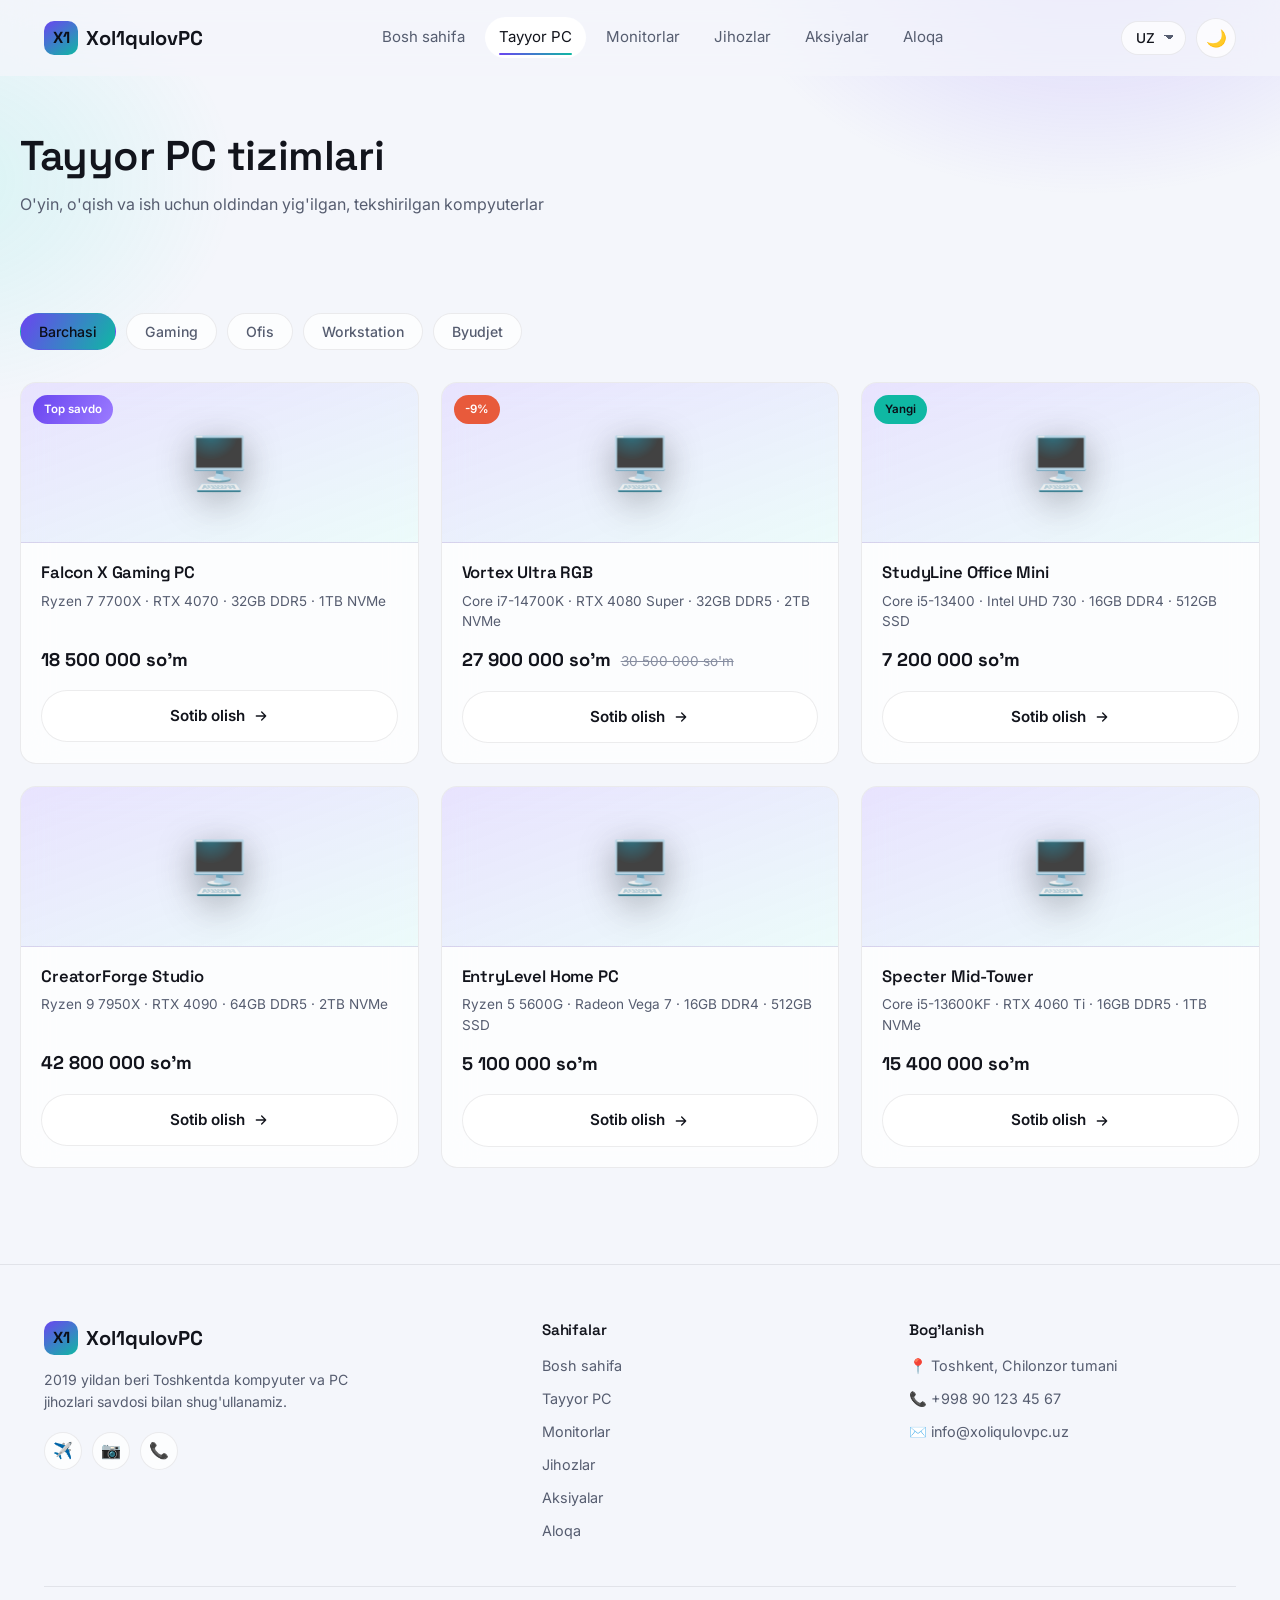
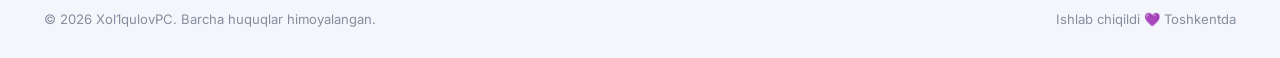
<file: pcs.html>
<!DOCTYPE html>
<html lang="uz">
<head>
  <meta charset="UTF-8" />
  <meta name="viewport" content="width=device-width, initial-scale=1.0" />
  <title>Tayyor PC tizimlari — Xol1qulovPC</title>
  <meta name="description" content="Gaming, ofis va workstation uchun tayyor kompyuter tizimlari. Xol1qulovPC do'konidan xarid qiling." />
  <link rel="stylesheet" href="css/style.css" />
</head>
<body>

  <!-- ============ HEADER ============ -->
  <header class="site-header">
    <div class="site-header__inner">
      <a href="index.html" class="logo">
        <span class="logo__mark">X1</span>
        Xol1qulovPC
      </a>
      <nav class="main-nav">
        <a href="index.html" data-nav-link data-i18n="nav.home">Bosh sahifa</a>
        <a href="pcs.html" data-nav-link data-i18n="nav.pcs">Tayyor PC</a>
        <a href="monitors.html" data-nav-link data-i18n="nav.monitors">Monitorlar</a>
        <a href="parts.html" data-nav-link data-i18n="nav.parts">Jihozlar</a>
        <a href="deals.html" data-nav-link data-i18n="nav.deals">Aksiyalar</a>
        <a href="contact.html" data-nav-link data-i18n="nav.contact">Aloqa</a>
      </nav>
      <div class="header__actions">
        <select class="lang-select" aria-label="Tilni tanlash">
          <option value="uz">UZ</option>
          <option value="en">EN</option>
          <option value="ru">RU</option>
        </select>
        <button class="theme-toggle" aria-label="Mavzuni almashtirish">🌙</button>
        <button class="hamburger" aria-label="Menyuni ochish">
          <span></span><span></span><span></span>
        </button>
      </div>
    </div>
  </header>

  <!-- ============ MOBIL SIDEBAR ============ -->
  <div class="sidebar-overlay"></div>
  <aside class="sidebar">
    <div class="sidebar__top">
      <span class="logo"><span class="logo__mark">X1</span>Xol1qulovPC</span>
      <button class="sidebar__close" aria-label="Menyuni yopish">✕</button>
    </div>
    <nav class="sidebar__nav">
      <a href="index.html" data-nav-link data-i18n="nav.home">Bosh sahifa</a>
      <a href="pcs.html" data-nav-link data-i18n="nav.pcs">Tayyor PC</a>
      <a href="monitors.html" data-nav-link data-i18n="nav.monitors">Monitorlar</a>
      <a href="parts.html" data-nav-link data-i18n="nav.parts">Jihozlar</a>
      <a href="deals.html" data-nav-link data-i18n="nav.deals">Aksiyalar</a>
      <a href="contact.html" data-nav-link data-i18n="nav.contact">Aloqa</a>
    </nav>
    <div class="sidebar__divider"></div>
    <div class="sidebar__foot">
      <select class="lang-select" aria-label="Tilni tanlash">
        <option value="uz">UZ</option>
        <option value="en">EN</option>
        <option value="ru">RU</option>
      </select>
      <button class="theme-toggle" aria-label="Mavzuni almashtirish">🌙</button>
    </div>
  </aside>

  <main>
    <div class="container page-header">
      <h1 class="page-header__title" data-i18n="page.pcs.title">Tayyor PC tizimlari</h1>
      <p class="page-header__subtitle" data-i18n="page.pcs.subtitle">O'yin, o'qish va ish uchun oldindan yig'ilgan, tekshirilgan kompyuterlar</p>
    </div>

    <section class="container section section--tight">
      <div class="filter-bar" id="pcs-filter">
        <button data-filter="all" class="is-active" data-i18n="btn.filter.all">Barchasi</button>
        <button data-filter="gaming" data-i18n="filter.pcs.gaming">Gaming</button>
        <button data-filter="office" data-i18n="filter.pcs.office">Ofis</button>
        <button data-filter="workstation" data-i18n="filter.pcs.workstation">Workstation</button>
        <button data-filter="budget" data-i18n="filter.pcs.budget">Byudjet</button>
      </div>

      <div class="product-grid" id="pcs-products"></div>
    </section>
  </main>

  <!-- ============ FOOTER ============ -->
  <footer class="site-footer">
    <div class="container">
      <div class="footer-grid">
        <div class="footer-col">
          <div class="logo" style="margin-bottom:14px;"><span class="logo__mark">X1</span>Xol1qulovPC</div>
          <p class="footer-col__desc" data-i18n="footer.about.desc">2019 yildan beri Toshkentda kompyuter va PC jihozlari savdosi bilan shug'ullanamiz.</p>
          <div class="footer-social">
            <a href="https://t.me/xoliqulov_pc" target="_blank" rel="noopener" aria-label="Telegram">✈️</a>
            <a href="https://instagram.com" target="_blank" rel="noopener" aria-label="Instagram">📷</a>
            <a href="tel:+998901234567" aria-label="Telefon">📞</a>
          </div>
        </div>
        <div class="footer-col">
          <h4 class="footer-col__title" data-i18n="footer.links.title">Sahifalar</h4>
          <div class="footer-links">
            <a href="index.html" data-i18n="nav.home">Bosh sahifa</a>
            <a href="pcs.html" data-i18n="nav.pcs">Tayyor PC</a>
            <a href="monitors.html" data-i18n="nav.monitors">Monitorlar</a>
            <a href="parts.html" data-i18n="nav.parts">Jihozlar</a>
            <a href="deals.html" data-i18n="nav.deals">Aksiyalar</a>
            <a href="contact.html" data-i18n="nav.contact">Aloqa</a>
          </div>
        </div>
        <div class="footer-col">
          <h4 class="footer-col__title" data-i18n="footer.contact.title">Bog'lanish</h4>
          <div class="footer-contact">
            <span>📍 Toshkent, Chilonzor tumani</span>
            <span>📞 +998 90 123 45 67</span>
            <span>✉️ info@xoliqulovpc.uz</span>
          </div>
        </div>
      </div>
      <div class="footer-bottom">
        <span>© 2026 Xol1qulovPC. <span data-i18n="footer.rights">Barcha huquqlar himoyalangan.</span></span>
        <span>Ishlab chiqildi 💜 Toshkentda</span>
      </div>
    </div>
  </footer>

  <script src="js/products.js"></script>
  <script src="js/main.js"></script>
  <script>
    document.addEventListener("DOMContentLoaded", () => {
      initProductPage("pcs", "pcs-products", "pcs-filter");
    });
  </script>
</body>
</html>
</file>
<file: css/style.css>
@import url("https://fonts.googleapis.com/css2?family=Space+Grotesk:wght@500;600;700&family=Inter:wght@400;500;600&display=swap");

/* -------------------- 2) CSS O'ZGARUVCHILAR (TOKENS) -------------------- */
:root {
  /* Dark mode (standart) */
  --bg: #0b0e17;
  --bg-alt: #10141f;
  --surface: rgba(255, 255, 255, 0.05);
  --surface-strong: rgba(255, 255, 255, 0.08);
  --border: rgba(255, 255, 255, 0.1);
  --text: #eef0f6;
  --text-muted: #9aa1b4;
  --text-faint: #6b7286;

  --accent: #7c5cff;       /* elektr binafsha */
  --accent-2: #29e7cd;     /* signal moviy-yashil */
  --accent-warn: #ff6b4a;  /* aksiya rangi */
  --accent-contrast: #ffffff;

  --accent-rgb: 124, 92, 255;
  --accent2-rgb: 41, 231, 205;

  --radius-sm: 10px;
  --radius-md: 16px;
  --radius-lg: 24px;

  --shadow-glow: 0 0 0 1px rgba(var(--accent-rgb), 0.15),
    0 20px 60px -20px rgba(var(--accent-rgb), 0.35);
  --shadow-soft: 0 10px 30px -15px rgba(0, 0, 0, 0.5);

  --font-display: "Space Grotesk", "Inter", sans-serif;
  --font-body: "Inter", sans-serif;

  --header-h: 76px;
  --transition: 220ms cubic-bezier(0.4, 0, 0.2, 1);
}

/* Light mode — data-theme="light" html elementiga qo'yiladi */
:root[data-theme="light"] {
  --bg: #f4f6fb;
  --bg-alt: #eaedf5;
  --surface: rgba(255, 255, 255, 0.75);
  --surface-strong: rgba(255, 255, 255, 0.9);
  --border: rgba(16, 20, 33, 0.08);
  --text: #12141c;
  --text-muted: #565d70;
  --text-faint: #868da0;

  --accent: #6a45f0;
  --accent-2: #0fb8a3;
  --accent-warn: #e85a3b;
  --accent-contrast: #ffffff;

  --shadow-glow: 0 0 0 1px rgba(var(--accent-rgb), 0.12),
    0 20px 50px -25px rgba(var(--accent-rgb), 0.25);
  --shadow-soft: 0 10px 30px -18px rgba(16, 20, 33, 0.25);
}

/* -------------------- 3) RESET -------------------- */
*,
*::before,
*::after {
  box-sizing: border-box;
}

html {
  scroll-behavior: smooth;
}

body {
  margin: 0;
  background: var(--bg);
  color: var(--text);
  font-family: var(--font-body);
  font-size: 16px;
  line-height: 1.6;
  transition: background var(--transition), color var(--transition);
  -webkit-font-smoothing: antialiased;
}

/* Fon — ohista aylanuvchi gradient dog'lar (faqat dark rejimda ko'zga tashlanadi) */
body::before {
  content: "";
  position: fixed;
  inset: 0;
  z-index: -1;
  background:
    radial-gradient(600px 400px at 85% -5%, rgba(var(--accent-rgb), 0.22), transparent 60%),
    radial-gradient(500px 380px at -5% 20%, rgba(var(--accent2-rgb), 0.14), transparent 60%);
  pointer-events: none;
}

img {
  max-width: 100%;
  display: block;
}

a {
  color: inherit;
  text-decoration: none;
}

ul {
  list-style: none;
  margin: 0;
  padding: 0;
}

button {
  font-family: inherit;
  cursor: pointer;
}

h1, h2, h3, h4 {
  font-family: var(--font-display);
  font-weight: 600;
  line-height: 1.15;
  margin: 0;
  letter-spacing: -0.01em;
}

p {
  margin: 0;
}

:focus-visible {
  outline: 2px solid var(--accent-2);
  outline-offset: 3px;
  border-radius: 4px;
}

@media (prefers-reduced-motion: reduce) {
  *, *::before, *::after {
    animation-duration: 0.001ms !important;
    animation-iteration-count: 1 !important;
    transition-duration: 0.001ms !important;
    scroll-behavior: auto !important;
  }
}

/* -------------------- 4) LAYOUT ASOSLARI -------------------- */
.container {
  width: 100%;
  max-width: 1240px;
  margin-inline: auto;
  padding-inline: 24px;
}

.section {
  padding: 88px 0;
}

.section--tight {
  padding: 56px 0;
}

.section__head {
  display: flex;
  align-items: flex-end;
  justify-content: space-between;
  gap: 24px;
  margin-bottom: 40px;
  flex-wrap: wrap;
}

.section__title {
  font-size: clamp(1.6rem, 1.3rem + 1.3vw, 2.3rem);
}

.section__subtitle {
  color: var(--text-muted);
  max-width: 560px;
  margin-top: 10px;
  font-size: 1rem;
}

/* -------------------- 5) GLASSMORPHISM ASOS -------------------- */
.glass {
  background: var(--surface);
  border: 1px solid var(--border);
  backdrop-filter: blur(18px);
  -webkit-backdrop-filter: blur(18px);
}

/* -------------------- 6) HEADER / NAVBAR -------------------- */
.site-header {
  position: sticky;
  top: 0;
  z-index: 100;
  height: var(--header-h);
  display: flex;
  align-items: center;
  background: rgba(11, 14, 23, 0.55);
  border-bottom: 1px solid transparent;
  backdrop-filter: blur(16px);
  -webkit-backdrop-filter: blur(16px);
  transition: background var(--transition), border-color var(--transition);
}

:root[data-theme="light"] .site-header {
  background: rgba(244, 246, 251, 0.7);
}

.site-header.is-scrolled {
  border-bottom-color: var(--border);
  box-shadow: 0 10px 30px -20px rgba(0, 0, 0, 0.6);
}

.site-header__inner {
  width: 100%;
  max-width: 1240px;
  margin-inline: auto;
  padding-inline: 24px;
  display: flex;
  align-items: center;
  justify-content: space-between;
  gap: 20px;
}

.logo {
  font-family: var(--font-display);
  font-weight: 700;
  font-size: 1.25rem;
  display: flex;
  align-items: center;
  gap: 8px;
  color: var(--text);
}

.logo__mark {
  width: 34px;
  height: 34px;
  border-radius: 10px;
  display: grid;
  place-items: center;
  background: linear-gradient(145deg, var(--accent), var(--accent-2));
  color: #0b0e17;
  font-size: 1rem;
  font-weight: 700;
  flex-shrink: 0;
}

.main-nav {
  display: flex;
  align-items: center;
  gap: 6px;
}

.main-nav a {
  position: relative;
  padding: 8px 14px;
  border-radius: 999px;
  font-size: 0.94rem;
  color: var(--text-muted);
  transition: color var(--transition), background var(--transition);
}

.main-nav a:hover {
  color: var(--text);
  background: var(--surface);
}

.main-nav a.is-active {
  color: var(--text);
  background: var(--surface-strong);
}

.main-nav a.is-active::after {
  content: "";
  position: absolute;
  left: 14px;
  right: 14px;
  bottom: 3px;
  height: 2px;
  border-radius: 2px;
  background: linear-gradient(90deg, var(--accent), var(--accent-2));
}

.header__actions {
  display: flex;
  align-items: center;
  gap: 10px;
}

.lang-select {
  appearance: none;
  -webkit-appearance: none;
  background: var(--surface);
  border: 1px solid var(--border);
  color: var(--text);
  font-family: var(--font-body);
  font-size: 0.85rem;
  font-weight: 500;
  padding: 8px 30px 8px 14px;
  border-radius: 999px;
  cursor: pointer;
  background-image: linear-gradient(45deg, transparent 50%, var(--text-muted) 50%),
    linear-gradient(135deg, var(--text-muted) 50%, transparent 50%);
  background-position: calc(100% - 16px) center, calc(100% - 11px) center;
  background-size: 5px 5px, 5px 5px;
  background-repeat: no-repeat;
  transition: border-color var(--transition);
}

.lang-select:hover {
  border-color: rgba(var(--accent-rgb), 0.5);
}

.theme-toggle {
  width: 40px;
  height: 40px;
  display: grid;
  place-items: center;
  border-radius: 50%;
  background: var(--surface);
  border: 1px solid var(--border);
  font-size: 1.05rem;
  transition: transform var(--transition), border-color var(--transition);
}

.theme-toggle:hover {
  border-color: rgba(var(--accent-rgb), 0.5);
  transform: translateY(-1px);
}

.hamburger {
  display: none;
  width: 40px;
  height: 40px;
  border-radius: 10px;
  background: var(--surface);
  border: 1px solid var(--border);
  flex-direction: column;
  align-items: center;
  justify-content: center;
  gap: 4px;
}

.hamburger span {
  width: 18px;
  height: 2px;
  background: var(--text);
  border-radius: 2px;
  transition: transform var(--transition), opacity var(--transition);
}

.hamburger.is-active span:nth-child(1) {
  transform: translateY(6px) rotate(45deg);
}
.hamburger.is-active span:nth-child(2) {
  opacity: 0;
}
.hamburger.is-active span:nth-child(3) {
  transform: translateY(-6px) rotate(-45deg);
}

/* -------------------- 7) SIDEBAR (MOBIL MENYU) -------------------- */
.sidebar-overlay {
  position: fixed;
  inset: 0;
  background: rgba(0, 0, 0, 0.5);
  opacity: 0;
  pointer-events: none;
  transition: opacity var(--transition);
  z-index: 200;
}

.sidebar-overlay.is-open {
  opacity: 1;
  pointer-events: auto;
}

.sidebar {
  position: fixed;
  top: 0;
  right: 0;
  height: 100%;
  width: min(300px, 82vw);
  background: var(--bg-alt);
  border-left: 1px solid var(--border);
  z-index: 201;
  transform: translateX(100%);
  transition: transform 320ms cubic-bezier(0.16, 1, 0.3, 1);
  display: flex;
  flex-direction: column;
  padding: 22px 22px 32px;
  overflow-y: auto;
}

.sidebar.is-open {
  transform: translateX(0);
}

.sidebar__top {
  display: flex;
  align-items: center;
  justify-content: space-between;
  margin-bottom: 28px;
}

.sidebar__close {
  width: 36px;
  height: 36px;
  border-radius: 50%;
  border: 1px solid var(--border);
  background: var(--surface);
  color: var(--text);
  font-size: 1.1rem;
  display: grid;
  place-items: center;
}

.sidebar__nav {
  display: flex;
  flex-direction: column;
  gap: 4px;
  margin-bottom: 24px;
}

.sidebar__nav a {
  padding: 13px 14px;
  border-radius: var(--radius-sm);
  font-size: 1.02rem;
  color: var(--text-muted);
  transition: background var(--transition), color var(--transition);
}

.sidebar__nav a:hover,
.sidebar__nav a.is-active {
  background: var(--surface);
  color: var(--text);
}

.sidebar__divider {
  height: 1px;
  background: var(--border);
  margin: 14px 0;
}

.sidebar__foot {
  display: flex;
  align-items: center;
  gap: 12px;
  margin-top: auto;
}

/* -------------------- 8) BUTTONS -------------------- */
.btn {
  display: inline-flex;
  align-items: center;
  justify-content: center;
  gap: 8px;
  padding: 13px 22px;
  border-radius: 999px;
  font-family: var(--font-body);
  font-weight: 600;
  font-size: 0.95rem;
  border: 1px solid transparent;
  transition: transform var(--transition), box-shadow var(--transition),
    background var(--transition), border-color var(--transition);
  white-space: nowrap;
}

.btn--primary {
  background: linear-gradient(120deg, var(--accent), #9b7bff);
  color: #ffffff;
  box-shadow: 0 14px 30px -14px rgba(var(--accent-rgb), 0.65);
}

.btn--primary:hover {
  transform: translateY(-2px);
  box-shadow: 0 18px 34px -12px rgba(var(--accent-rgb), 0.75);
}

.btn--secondary {
  background: var(--surface);
  border-color: var(--border);
  color: var(--text);
}

.btn--secondary:hover {
  border-color: rgba(var(--accent2-rgb), 0.5);
  transform: translateY(-2px);
}

.btn--buy {
  width: 100%;
  background: var(--surface-strong);
  border-color: var(--border);
  color: var(--text);
  margin-top: 16px;
}

.btn--buy:hover {
  background: linear-gradient(120deg, var(--accent), var(--accent-2));
  color: #0b0e17;
  border-color: transparent;
  transform: translateY(-2px);
  box-shadow: var(--shadow-glow);
}

.btn--buy svg {
  transition: transform var(--transition);
}

.btn--buy:hover svg {
  transform: translateX(3px);
}

.btn--block {
  width: 100%;
}

/* -------------------- 9) HERO -------------------- */
.hero {
  padding: 64px 0 40px;
  display: grid;
  grid-template-columns: 1.1fr 0.9fr;
  gap: 48px;
  align-items: center;
}

.hero__eyebrow {
  display: inline-flex;
  align-items: center;
  gap: 8px;
  padding: 7px 14px;
  border-radius: 999px;
  background: var(--surface);
  border: 1px solid var(--border);
  font-size: 0.82rem;
  color: var(--text-muted);
  margin-bottom: 20px;
}

.hero__eyebrow::before {
  content: "";
  width: 7px;
  height: 7px;
  border-radius: 50%;
  background: var(--accent-2);
  box-shadow: 0 0 8px var(--accent-2);
}

.hero__title {
  font-size: clamp(2.1rem, 1.5rem + 2.6vw, 3.4rem);
  max-width: 14ch;
}

.hero__subtitle {
  margin-top: 20px;
  color: var(--text-muted);
  max-width: 46ch;
  font-size: 1.05rem;
}

.hero__actions {
  display: flex;
  gap: 14px;
  margin-top: 32px;
  flex-wrap: wrap;
}

.hero__stats {
  display: flex;
  gap: 32px;
  margin-top: 48px;
  flex-wrap: wrap;
}

.hero__stat-value {
  font-family: var(--font-display);
  font-size: 1.7rem;
  font-weight: 700;
  background: linear-gradient(120deg, var(--accent), var(--accent-2));
  -webkit-background-clip: text;
  background-clip: text;
  color: transparent;
}

.hero__stat-label {
  font-size: 0.85rem;
  color: var(--text-faint);
  margin-top: 2px;
}

/* Hero vizual — SVG/CSS asosidagi "PC" kompozitsiyasi (rasm fayllarsiz) */
.hero__visual {
  position: relative;
  aspect-ratio: 1 / 1;
  display: grid;
  place-items: center;
}

.hero__orb {
  position: absolute;
  inset: 6%;
  border-radius: 50%;
  background: conic-gradient(from 180deg, rgba(var(--accent-rgb), 0.35), rgba(var(--accent2-rgb), 0.25), rgba(var(--accent-rgb), 0.35));
  filter: blur(40px);
  opacity: 0.6;
  animation: spin 16s linear infinite;
}

@keyframes spin {
  to { transform: rotate(360deg); }
}

.hero__card {
  position: relative;
  width: 78%;
  padding: 32px 28px;
  border-radius: var(--radius-lg);
  text-align: center;
  box-shadow: var(--shadow-glow);
}

.hero__card-icon {
  font-size: 3.4rem;
  display: block;
  margin-bottom: 14px;
}

.hero__card-title {
  font-family: var(--font-display);
  font-size: 1.15rem;
  margin-bottom: 6px;
}

.hero__card-specs {
  color: var(--text-muted);
  font-size: 0.9rem;
}

/* -------------------- 10) TOIFALAR (CATEGORY GRID) -------------------- */
.category-grid {
  display: grid;
  grid-template-columns: repeat(4, 1fr);
  gap: 20px;
}

.category-card {
  padding: 28px 22px;
  border-radius: var(--radius-md);
  transition: transform var(--transition), border-color var(--transition), box-shadow var(--transition);
}

.category-card:hover {
  transform: translateY(-4px);
  border-color: rgba(var(--accent-rgb), 0.4);
  box-shadow: var(--shadow-soft);
}

.category-card__icon {
  font-size: 1.8rem;
  width: 52px;
  height: 52px;
  border-radius: var(--radius-sm);
  display: grid;
  place-items: center;
  background: var(--surface-strong);
  margin-bottom: 18px;
}

.category-card__title {
  font-size: 1.08rem;
  margin-bottom: 6px;
}

.category-card__desc {
  color: var(--text-muted);
  font-size: 0.88rem;
}

/* -------------------- 11) PRODUCT GRID / CARD -------------------- */
.product-grid {
  display: grid;
  grid-template-columns: repeat(3, 1fr);
  gap: 22px;
}

.product-card {
  border-radius: var(--radius-md);
  overflow: hidden;
  background: var(--surface);
  border: 1px solid var(--border);
  backdrop-filter: blur(18px);
  -webkit-backdrop-filter: blur(18px);
  transition: transform var(--transition), box-shadow var(--transition), border-color var(--transition);
}

.product-card:hover {
  transform: translateY(-5px);
  border-color: rgba(var(--accent-rgb), 0.4);
  box-shadow: var(--shadow-soft);
}

.product-card__media {
  position: relative;
  height: 160px;
  display: grid;
  place-items: center;
  background: linear-gradient(160deg, rgba(var(--accent-rgb), 0.16), rgba(var(--accent2-rgb), 0.08));
  border-bottom: 1px solid var(--border);
}

.product-card__icon {
  font-size: 3.2rem;
  filter: drop-shadow(0 10px 18px rgba(0, 0, 0, 0.35));
}

.badge {
  position: absolute;
  top: 12px;
  left: 12px;
  padding: 5px 11px;
  border-radius: 999px;
  font-size: 0.72rem;
  font-weight: 600;
  color: #0b0e17;
}

.badge--new { background: var(--accent-2); }
.badge--sale { background: var(--accent-warn); color: #fff; }
.badge--hot { background: linear-gradient(120deg, var(--accent), #9b7bff); color: #fff; }

.product-card__body {
  padding: 20px;
}

.product-card__name {
  font-size: 1.04rem;
  margin-bottom: 8px;
}

.product-card__specs {
  color: var(--text-muted);
  font-size: 0.85rem;
  line-height: 1.5;
  min-height: 40px;
}

.product-card__price-row {
  display: flex;
  align-items: baseline;
  gap: 10px;
  margin-top: 14px;
  flex-wrap: wrap;
}

.product-card__price {
  font-family: var(--font-display);
  font-size: 1.15rem;
  font-weight: 700;
  color: var(--text);
}

.product-card__old-price {
  font-size: 0.85rem;
  color: var(--text-faint);
  text-decoration: line-through;
}

.empty-state {
  grid-column: 1 / -1;
  text-align: center;
  padding: 60px 20px;
  color: var(--text-muted);
  border: 1px dashed var(--border);
  border-radius: var(--radius-md);
}

/* -------------------- 12) FILTR TUGMALARI -------------------- */
.filter-bar {
  display: flex;
  gap: 10px;
  flex-wrap: wrap;
  margin-bottom: 32px;
}

.filter-bar button {
  padding: 9px 18px;
  border-radius: 999px;
  background: var(--surface);
  border: 1px solid var(--border);
  color: var(--text-muted);
  font-size: 0.88rem;
  font-weight: 500;
  transition: all var(--transition);
}

.filter-bar button:hover {
  color: var(--text);
  border-color: rgba(var(--accent-rgb), 0.4);
}

.filter-bar button.is-active {
  background: linear-gradient(120deg, var(--accent), var(--accent-2));
  color: #0b0e17;
  border-color: transparent;
}

/* -------------------- 13) NEGA BIZ (WHY US) -------------------- */
.why-grid {
  display: grid;
  grid-template-columns: repeat(4, 1fr);
  gap: 20px;
}

.why-card {
  padding: 26px 22px;
  border-radius: var(--radius-md);
}

.why-card__icon {
  font-size: 1.6rem;
  margin-bottom: 14px;
}

.why-card__title {
  font-size: 1rem;
  margin-bottom: 8px;
}

.why-card__desc {
  color: var(--text-muted);
  font-size: 0.87rem;
}

/* -------------------- 14) PAGE HEADER (ichki sahifalar) -------------------- */
.page-header {
  padding: 56px 0 40px;
  text-align: left;
}

.page-header__title {
  font-size: clamp(1.8rem, 1.4rem + 1.6vw, 2.6rem);
}

.page-header__subtitle {
  margin-top: 12px;
  color: var(--text-muted);
  max-width: 60ch;
}

/* -------------------- 15) CONTACT PAGE -------------------- */
.contact-grid {
  display: grid;
  grid-template-columns: 0.9fr 1.1fr;
  gap: 28px;
  align-items: start;
}

.contact-info-list {
  display: flex;
  flex-direction: column;
  gap: 14px;
  margin-top: 22px;
}

.contact-info-item {
  display: flex;
  align-items: center;
  gap: 14px;
  padding: 16px 18px;
  border-radius: var(--radius-md);
}

.contact-info-item__icon {
  width: 42px;
  height: 42px;
  border-radius: 12px;
  display: grid;
  place-items: center;
  background: var(--surface-strong);
  font-size: 1.2rem;
  flex-shrink: 0;
}

.contact-info-item__label {
  font-size: 0.78rem;
  color: var(--text-faint);
}

.contact-info-item__value {
  font-size: 0.96rem;
  font-weight: 500;
}

.contact-form {
  padding: 30px;
  border-radius: var(--radius-lg);
}

.form-group {
  margin-bottom: 18px;
}

.form-group label {
  display: block;
  font-size: 0.85rem;
  color: var(--text-muted);
  margin-bottom: 8px;
}

.form-group input,
.form-group textarea {
  width: 100%;
  padding: 13px 16px;
  border-radius: var(--radius-sm);
  border: 1px solid var(--border);
  background: var(--surface-strong);
  color: var(--text);
  font-family: var(--font-body);
  font-size: 0.95rem;
  resize: vertical;
  transition: border-color var(--transition);
}

.form-group input:focus,
.form-group textarea:focus {
  border-color: var(--accent);
}

.map-embed {
  margin-top: 28px;
  border-radius: var(--radius-lg);
  overflow: hidden;
  border: 1px solid var(--border);
  height: 320px;
}

.map-embed iframe {
  width: 100%;
  height: 100%;
  border: 0;
  filter: grayscale(0.3) contrast(1.05);
}

/* -------------------- 16) ABOUT BLOCK -------------------- */
.about-block {
  display: grid;
  grid-template-columns: 0.8fr 1.2fr;
  gap: 40px;
  align-items: center;
}

.about-block__visual {
  aspect-ratio: 4 / 3;
  border-radius: var(--radius-lg);
  display: grid;
  place-items: center;
  font-size: 4rem;
  background: linear-gradient(150deg, rgba(var(--accent-rgb), 0.18), rgba(var(--accent2-rgb), 0.1));
}

.about-block__text {
  color: var(--text-muted);
  font-size: 1.02rem;
  margin-top: 16px;
  line-height: 1.7;
}

.timeline {
  display: flex;
  flex-direction: column;
  gap: 18px;
  margin-top: 26px;
}

.timeline-item {
  display: flex;
  gap: 16px;
}

.timeline-item__year {
  font-family: var(--font-display);
  font-weight: 700;
  color: var(--accent-2);
  width: 60px;
  flex-shrink: 0;
}

.timeline-item__text {
  color: var(--text-muted);
  font-size: 0.92rem;
}

/* -------------------- 17) DEALS BANNER -------------------- */
.deals-banner {
  padding: 30px 32px;
  border-radius: var(--radius-lg);
  display: flex;
  align-items: center;
  justify-content: space-between;
  gap: 20px;
  flex-wrap: wrap;
  background: linear-gradient(120deg, rgba(255, 107, 74, 0.16), rgba(124, 92, 255, 0.14));
  border: 1px solid rgba(255, 107, 74, 0.3);
  margin-bottom: 36px;
}

.deals-banner__title {
  font-size: 1.3rem;
}

.deals-banner__desc {
  color: var(--text-muted);
  margin-top: 6px;
  font-size: 0.92rem;
}

.countdown {
  display: flex;
  gap: 10px;
}

.countdown__box {
  width: 58px;
  padding: 10px 0;
  text-align: center;
  border-radius: var(--radius-sm);
  background: var(--surface-strong);
  border: 1px solid var(--border);
}

.countdown__num {
  font-family: var(--font-display);
  font-weight: 700;
  font-size: 1.2rem;
}

.countdown__label {
  font-size: 0.68rem;
  color: var(--text-faint);
  margin-top: 2px;
}

/* -------------------- 18) CTA BAND -------------------- */
.cta-band {
  padding: 56px;
  border-radius: var(--radius-lg);
  text-align: center;
  background: linear-gradient(135deg, rgba(var(--accent-rgb), 0.18), rgba(var(--accent2-rgb), 0.12));
  border: 1px solid rgba(var(--accent-rgb), 0.25);
}

.cta-band__title {
  font-size: clamp(1.5rem, 1.2rem + 1vw, 2rem);
  max-width: 22ch;
  margin-inline: auto;
}

.cta-band__actions {
  margin-top: 26px;
  display: flex;
  justify-content: center;
  gap: 14px;
  flex-wrap: wrap;
}

/* -------------------- 19) FOOTER -------------------- */
.site-footer {
  border-top: 1px solid var(--border);
  padding: 56px 0 28px;
  margin-top: 40px;
}

.footer-grid {
  display: grid;
  grid-template-columns: 1.4fr 1fr 1fr;
  gap: 40px;
}

.footer-col__title {
  font-size: 0.95rem;
  margin-bottom: 16px;
}

.footer-col__desc {
  color: var(--text-muted);
  font-size: 0.88rem;
  line-height: 1.6;
  max-width: 34ch;
}

.footer-links {
  display: flex;
  flex-direction: column;
  gap: 10px;
}

.footer-links a {
  color: var(--text-muted);
  font-size: 0.9rem;
  transition: color var(--transition);
}

.footer-links a:hover {
  color: var(--text);
}

.footer-contact {
  display: flex;
  flex-direction: column;
  gap: 10px;
  color: var(--text-muted);
  font-size: 0.9rem;
}

.footer-social {
  display: flex;
  gap: 10px;
  margin-top: 18px;
}

.footer-social a {
  width: 38px;
  height: 38px;
  display: grid;
  place-items: center;
  border-radius: 50%;
  background: var(--surface);
  border: 1px solid var(--border);
  transition: border-color var(--transition), transform var(--transition);
}

.footer-social a:hover {
  border-color: rgba(var(--accent-rgb), 0.5);
  transform: translateY(-2px);
}

.footer-bottom {
  margin-top: 44px;
  padding-top: 22px;
  border-top: 1px solid var(--border);
  display: flex;
  justify-content: space-between;
  align-items: center;
  flex-wrap: wrap;
  gap: 10px;
  font-size: 0.82rem;
  color: var(--text-faint);
}

/* -------------------- 20) RESPONSIVE -------------------- */
@media (max-width: 1080px) {
  .product-grid { grid-template-columns: repeat(2, 1fr); }
  .category-grid { grid-template-columns: repeat(2, 1fr); }
  .why-grid { grid-template-columns: repeat(2, 1fr); }
  .footer-grid { grid-template-columns: 1fr 1fr; }
}

@media (max-width: 900px) {
  .hero {
    grid-template-columns: 1fr;
  }
  .hero__visual {
    max-width: 360px;
    margin-inline: auto;
    order: -1;
  }
  .contact-grid { grid-template-columns: 1fr; }
  .about-block { grid-template-columns: 1fr; }
}

@media (max-width: 768px) {
  .main-nav,
  .header__actions .lang-select {
    display: none;
  }
  .header__actions .theme-toggle {
    display: grid;
  }
  .hamburger {
    display: flex;
  }
  .section { padding: 60px 0; }
  .product-grid { grid-template-columns: 1fr 1fr; gap: 14px; }
  .category-grid { grid-template-columns: 1fr 1fr; }
  .why-grid { grid-template-columns: 1fr; }
  .footer-grid { grid-template-columns: 1fr; gap: 30px; }
  .deals-banner { flex-direction: column; align-items: flex-start; }
  .cta-band { padding: 36px 22px; }
}

@media (max-width: 520px) {
  .product-grid { grid-template-columns: 1fr; }
  .hero__stats { gap: 22px; }
  .hero__actions .btn { flex: 1 1 auto; text-align: center; }
}
</file>
